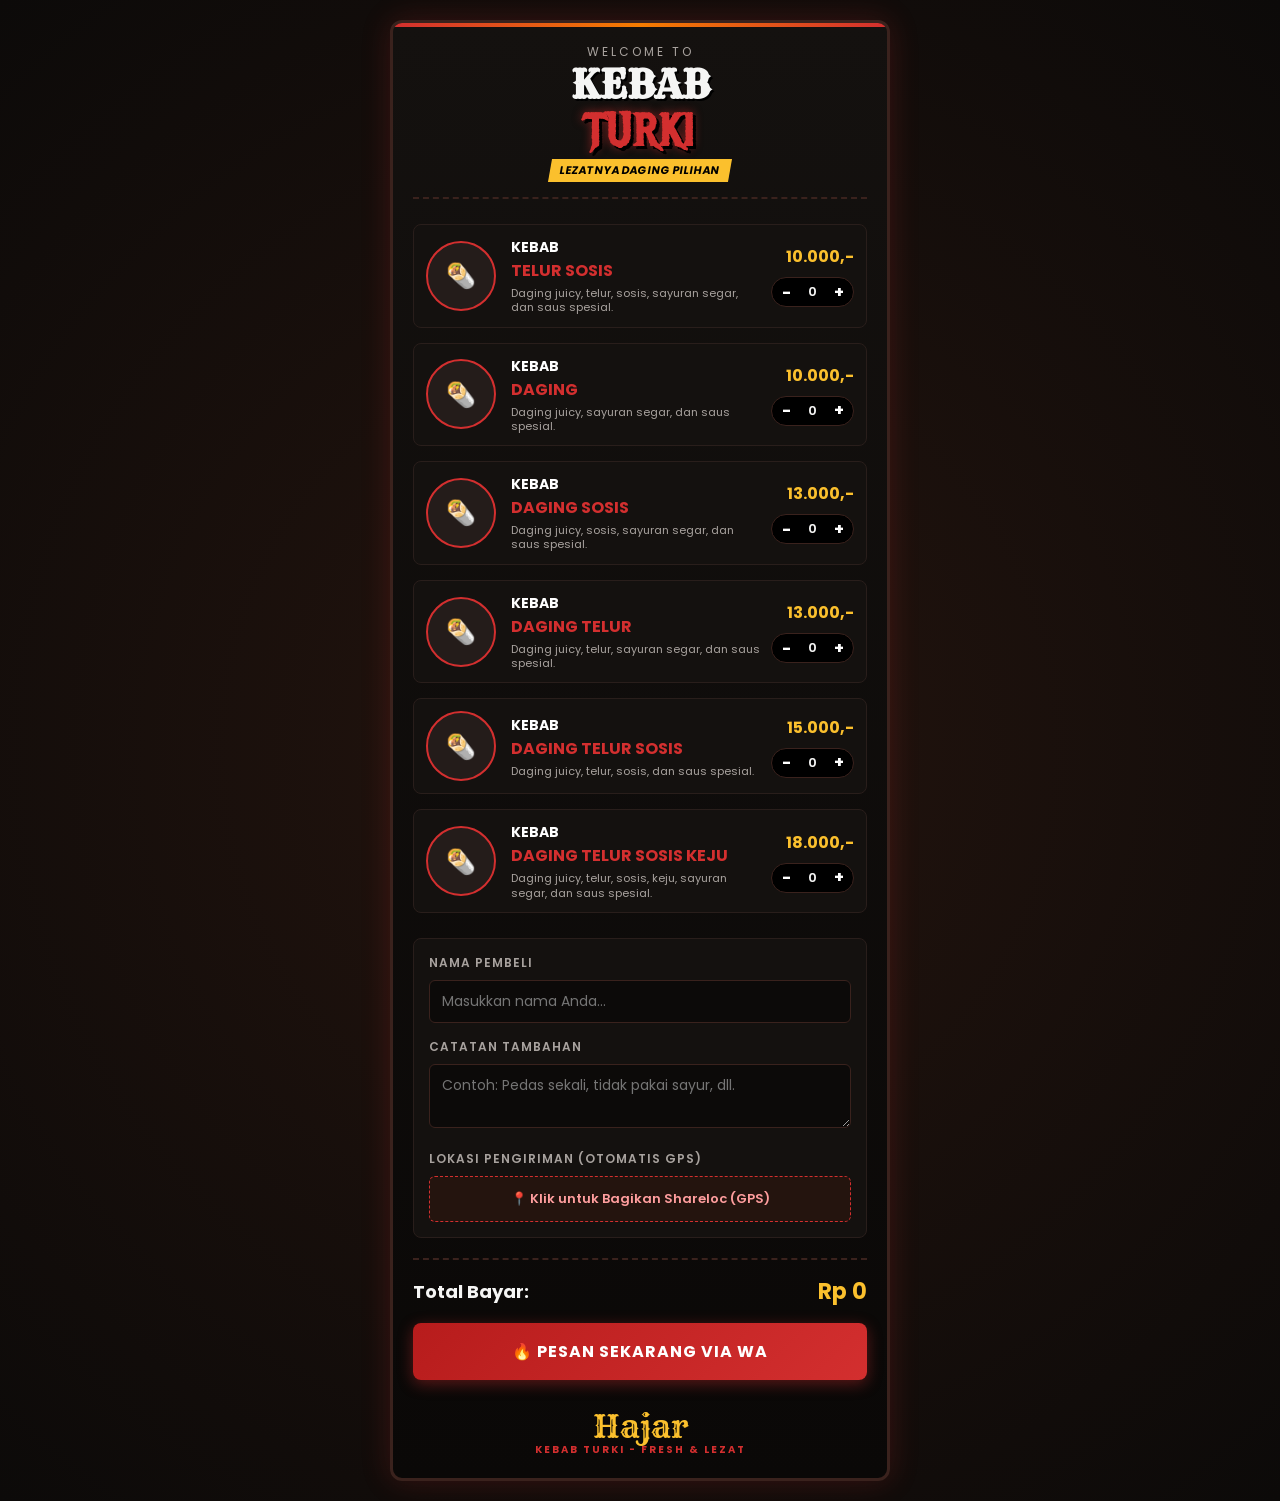
<file: Index.html>
<!DOCTYPE html>
<html lang="id">
<head>
    <meta charset="UTF-8">
    <meta name="viewport" content="width=device-width, initial-scale=1.0">
    <title>Kebab Turki Hajar</title>
    <!-- Google Fonts untuk nuansa bold & premium -->
    <link href="https://fonts.googleapis.com/css2?family=Metal+Mania&family=Poppins:wght@400;600;700&family=Rye&display=swap" rel="stylesheet">
    <style>
        :root {
            --bg-color: #0c0a09;
            --card-bg: #14110f;
            --primary-red: #d32f2f;
            --flame-orange: #f57c00;
            --gold: #fbc02d;
            --text-light: #f5f5f4;
            --text-muted: #a8a29e;
        }

        * {
            margin: 0;
            padding: 0;
            box-sizing: border-box;
            font-family: 'Poppins', sans-serif;
        }

        body {
            background-color: var(--bg-color);
            background-image: radial-gradient(circle at center, #24140e 0%, #0c0a09 100%);
            color: var(--text-light);
            padding: 20px 10px;
            display: flex;
            justify-content: center;
        }

        .container {
            max-width: 500px;
            width: 100%;
            border: 3px solid #3a221d;
            border-radius: 12px;
            padding: 20px;
            background: linear-gradient(180deg, rgba(20,17,15,1) 0%, rgba(10,8,7,1) 100%);
            position: relative;
            box-shadow: 0 0 30px rgba(211, 47, 47, 0.2);
            overflow: hidden;
        }

        /* Aksen Api di Border */
        .container::before {
            content: '';
            position: absolute;
            top: 0; left: 0; right: 0; height: 4px;
            background: linear-gradient(90deg, var(--primary-red), var(--flame-orange), var(--primary-red));
        }

        /* Header UI (Mirip Poster) */
        header {
            text-align: center;
            margin-bottom: 25px;
            border-bottom: 2px dashed #3a221d;
            padding-bottom: 15px;
        }

        header .welcome {
            font-size: 12px;
            letter-spacing: 3px;
            text-transform: uppercase;
            color: var(--text-muted);
        }

        header h1 {
            font-family: 'Rye', cursive;
            font-size: 38px;
            color: var(--text-light);
            line-height: 1;
            margin: 5px 0;
            text-shadow: 2px 2px 0px #000;
        }

        header h2 {
            font-family: 'Metal Mania', cursive;
            font-size: 45px;
            color: var(--primary-red);
            line-height: 1;
            letter-spacing: 2px;
            text-shadow: 3px 3px 0px #000, 0 0 10px rgba(211,47,47,0.6);
        }

        header .tagline {
            background: var(--gold);
            color: #000;
            font-size: 11px;
            font-weight: 700;
            padding: 3px 10px;
            display: inline-block;
            margin-top: 5px;
            transform: skewX(-10deg);
            text-transform: uppercase;
        }

        /* Menu List */
        .menu-item {
            display: flex;
            align-items: center;
            background: var(--card-bg);
            border: 1px solid #291e1b;
            border-radius: 8px;
            padding: 12px;
            margin-bottom: 15px;
            transition: all 0.3s ease;
        }

        .menu-item:hover {
            border-color: var(--primary-red);
            box-shadow: 0 0 10px rgba(211,47,47,0.1);
        }

        .menu-img {
            width: 70px;
            height: 70px;
            background: #241c1a;
            border-radius: 50%;
            border: 2px solid var(--primary-red);
            display: flex;
            align-items: center;
            justify-content: center;
            font-size: 24px;
            margin-right: 15px;
            flex-shrink: 0;
        }

        .menu-details {
            flex-grow: 1;
        }

        .menu-title {
            font-size: 14px;
            font-weight: 700;
            text-transform: uppercase;
            color: #fff;
        }

        .menu-title span {
            color: var(--primary-red);
            display: block;
            font-size: 16px;
        }

        .menu-desc {
            font-size: 11px;
            color: var(--text-muted);
            margin-top: 3px;
            line-height: 1.3;
        }

        .menu-price-action {
            text-align: right;
            margin-left: 10px;
            flex-shrink: 0;
        }

        .price {
            font-size: 16px;
            font-weight: 700;
            color: var(--gold);
            margin-bottom: 8px;
        }

        /* Counter Kuantitas */
        .counter {
            display: flex;
            align-items: center;
            background: #000;
            border-radius: 20px;
            overflow: hidden;
            border: 1px solid #3a221d;
        }

        .counter button {
            background: none;
            border: none;
            color: #fff;
            width: 28px;
            height: 28px;
            cursor: pointer;
            font-size: 16px;
            font-weight: bold;
            transition: background 0.2s;
        }

        .counter button:hover {
            background: var(--primary-red);
        }

        .counter span {
            width: 25px;
            text-align: center;
            font-size: 13px;
            font-weight: 600;
        }

        /* Form Input Data & Lokasi */
        .form-group {
            margin-top: 25px;
            background: #14110f;
            padding: 15px;
            border-radius: 8px;
            border: 1px solid #291e1b;
        }

        .input-box {
            margin-bottom: 15px;
        }

        .form-group label {
            display: block;
            font-size: 12px;
            text-transform: uppercase;
            letter-spacing: 1px;
            margin-bottom: 8px;
            color: var(--text-muted);
            font-weight: 600;
        }

        .form-group input, .form-group textarea {
            width: 100%;
            background: #0c0a09;
            border: 1px solid #3a221d;
            border-radius: 6px;
            padding: 10px 12px;
            color: #fff;
            font-size: 14px;
            outline: none;
            transition: border-color 0.3s;
        }

        .form-group input:focus, .form-group textarea:focus {
            border-color: var(--primary-red);
        }

        .location-btn {
            width: 100%;
            background: #24140e;
            border: 1px dashed var(--primary-red);
            color: #ff9e9e;
            padding: 12px;
            border-radius: 6px;
            cursor: pointer;
            font-weight: 600;
            font-size: 13px;
            display: flex;
            align-items: center;
            justify-content: center;
            gap: 8px;
            transition: all 0.3s;
        }

        .location-btn:hover {
            background: #36170d;
            color: #fff;
        }

        .location-status {
            font-size: 11px;
            color: var(--gold);
            margin-top: 6px;
            text-align: center;
            display: none;
        }

        /* Ringkasan Pembayaran & Tombol Order */
        .order-summary-box {
            margin-top: 20px;
            border-top: 2px dashed #3a221d;
            padding-top: 15px;
        }

        .total-pay {
            display: flex;
            justify-content: space-between;
            align-items: center;
            margin-bottom: 15px;
            font-size: 18px;
            font-weight: 700;
        }

        .total-pay .amount {
            color: var(--gold);
            font-size: 22px;
        }

        .btn-checkout {
            width: 100%;
            background: linear-gradient(135deg, #b71c1c 0%, #d32f2f 100%);
            color: white;
            border: none;
            padding: 16px;
            border-radius: 8px;
            font-size: 16px;
            font-weight: 700;
            text-transform: uppercase;
            letter-spacing: 1px;
            cursor: pointer;
            box-shadow: 0 4px 15px rgba(211, 47, 47, 0.4);
            transition: transform 0.2s, box-shadow 0.2s;
        }

        .btn-checkout:hover {
            box-shadow: 0 6px 20px rgba(211, 47, 47, 0.6);
        }

        .btn-checkout:active {
            transform: scale(0.98);
        }

        /* Footer Logo Brand */
        footer {
            text-align: center;
            margin-top: 30px;
        }
        .footer-brand {
            font-family: 'Rye', cursive;
            font-size: 32px;
            color: var(--gold);
            line-height: 1;
        }
        .footer-sub {
            font-size: 10px;
            letter-spacing: 2px;
            color: var(--primary-red);
            text-transform: uppercase;
            font-weight: bold;
        }
    </style>
</head>
<body>

<div class="container">
    <header>
        <div class="welcome">Welcome To</div>
        <h1>KEBAB</h1>
        <h2>TURKI</h2>
        <div class="tagline">Lezatnya Daging Pilihan</div>
    </header>

    <!-- List Menu Dinamis -->
    <div id="menu-container"></div>

    <!-- Data Pembeli & Fitur Shareloc -->
    <div class="form-group">
        <div class="input-box">
            <label for="buyer-name">Nama Pembeli</label>
            <input type="text" id="buyer-name" placeholder="Masukkan nama Anda..." required>
        </div>
        
        <div class="input-box">
            <label for="order-notes">Catatan Tambahan</label>
            <textarea id="order-notes" rows="2" placeholder="Contoh: Pedas sekali, tidak pakai sayur, dll."></textarea>
        </div>

        <div class="input-box" style="margin-bottom: 0;">
            <label>Lokasi Pengiriman (Otomatis GPS)</label>
            <button type="button" class="location-btn" onclick="getLocation()">
                📍 Klik untuk Bagikan Shareloc (GPS)
            </button>
            <div id="location-status" class="location-status">✔ Lokasi berhasil dikunci!</div>
        </div>
    </div>

    <!-- Ringkasan Pembayaran & Tombol Order -->
    <div class="order-summary-box">
        <div class="total-pay">
            <span>Total Bayar:</span>
            <span class="amount" id="total-amount">Rp 0</span>
        </div>
        <button class="btn-checkout" onclick="sendWhatsApp()">🔥 PESAN SEKARANG VIA WA</button>
    </div>

    <footer>
        <div class="footer-brand">Hajar</div>
        <div class="footer-sub">Kebab Turki - Fresh & Lezat</div>
    </footer>
</div>

<script>
    // Konfigurasi Nomor WA dan Data Menu Sesuai Poster
    const WHATSAPP_NUMBER = "6282299893251"; 
    
    const menuData = [
        { id: 1, type: "KEBAB", name: "Telur Sosis", price: 10000, desc: "Daging juicy, telur, sosis, sayuran segar, dan saus spesial.", emoji: "🌯" },
        { id: 2, type: "KEBAB", name: "Daging", price: 10000, desc: "Daging juicy, sayuran segar, dan saus spesial.", emoji: "🌯" },
        { id: 3, type: "KEBAB", name: "Daging Sosis", price: 13000, desc: "Daging juicy, sosis, sayuran segar, dan saus spesial.", emoji: "🌯" },
        { id: 4, type: "KEBAB", name: "Daging Telur", price: 13000, desc: "Daging juicy, telur, sayuran segar, dan saus spesial.", emoji: "🌯" },
        { id: 5, type: "KEBAB", name: "Daging Telur Sosis", price: 15000, desc: "Daging juicy, telur, sosis, dan saus spesial.", emoji: "🌯" },
        { id: 6, type: "KEBAB", name: "Daging Telur Sosis Keju", price: 18000, desc: "Daging juicy, telur, sosis, keju, sayuran segar, dan saus spesial.", emoji: "🌯" }
    ];

    let cart = {};
    let userLocation = "";

    // Render Menu ke UI
    function renderMenu() {
        const container = document.getElementById('menu-container');
        container.innerHTML = menuData.map(item => `
            <div class="menu-item">
                <div class="menu-img">${item.emoji}</div>
                <div class="menu-details">
                    <div class="menu-title">${item.type} <span>${item.name}</span></div>
                    <div class="menu-desc">${item.desc}</div>
                </div>
                <div class="menu-price-action">
                    <div class="price">${item.price.toLocaleString('id-ID')},-</div>
                    <div class="counter">
                        <button onclick="updateQty(${item.id}, -1)">-</button>
                        <span id="qty-${item.id}">0</span>
                        <button onclick="updateQty(${item.id}, 1)">+</button>
                    </div>
                </div>
            </div>
        `).join('');
    }

    // Update Kuantitas Item
    function updateQty(id, change) {
        if (!cart[id]) cart[id] = 0;
        cart[id] += change;
        if (cart[id] < 0) cart[id] = 0;
        
        document.getElementById(`qty-${id}`).innerText = cart[id];
        calculateTotal();
    }

    // Hitung Total Belanja
    function calculateTotal() {
        let total = 0;
        menuData.forEach(item => {
            const qty = cart[item.id] || 0;
            total += qty * item.price;
        });
        document.getElementById('total-amount').innerText = `Rp ${total.toLocaleString('id-ID')}`;
    }

    // Ambil Koordinat GPS Otomatis (Shareloc)
    function getLocation() {
        const statusText = document.getElementById('location-status');
        if (navigator.geolocation) {
            statusText.style.display = "block";
            statusText.innerText = "⏳ Sedang mengunci lokasi...";
            navigator.geolocation.getCurrentPosition(
                (position) => {
                    const lat = position.coords.latitude;
                    const lon = position.coords.longitude;
                    userLocation = `https://maps.google.com/?q=${lat},${lon}`;
                    statusText.innerText = "✔ Lokasi GPS Berhasil Terkunci!";
                    statusText.style.color = "#4caf50";
                },
                (error) => {
                    statusText.innerText = "❌ Gagal memuat lokasi. Pastikan GPS aktif.";
                    statusText.style.color = "#d32f2f";
                }
            );
        } else {
            statusText.innerText = "Browser tidak mendukung GPS.";
        }
    }

    // Kirim Format Pesanan Ke WhatsApp
    function sendWhatsApp() {
        const buyerName = document.getElementById('buyer-name').value.trim();
        const orderNotes = document.getElementById('order-notes').value.trim();

        if (!buyerName) {
            alert("Silakan masukkan Nama Anda terlebih dahulu!");
            return;
        }

        let hasItems = false;
        let orderText = `*PESANAN KEBAB TURKI HAJAR*\n`;
        orderText += `---------------------------------------\n`;
        orderText += `👤 *Nama Pembeli:* ${buyerName}\n`;
        orderText += `---------------------------------------\n`;
        
        menuData.forEach(item => {
            const qty = cart[item.id] || 0;
            if (qty > 0) {
                orderText += `▪ ${item.type} ${item.name} (${qty}x) : Rp ${(item.price * qty).toLocaleString('id-ID')}\n`;
                hasItems = true;
            }
        });

        if (!hasItems) {
            alert("Silakan pilih minimal 1 kebab terlebih dahulu!");
            return;
        }

        orderText += `---------------------------------------\n`;
        orderText += `*Total Bayar:* ${document.getElementById('total-amount').innerText}\n`;
        
        if (orderNotes) {
            orderText += `📝 *Catatan:* ${orderNotes}\n`;
        }
        
        orderText += `---------------------------------------\n`;
        if (userLocation) {
            orderText += `📍 *Link Shareloc Tujuan:* ${userLocation}\n`;
        } else {
            orderText += `📍 *Link Shareloc Tujuan:* (Pelanggan belum klik tombol shareloc)\n`;
        }

        const encodedText = encodeURIComponent(orderText);
        window.open(`https://api.whatsapp.com/send?phone=${WHATSAPP_NUMBER}&text=${encodedText}`, '_blank');
    }

    // Jalankan fungsi saat web dibuka
    renderMenu();
</script>

</body>
</html>
</file>
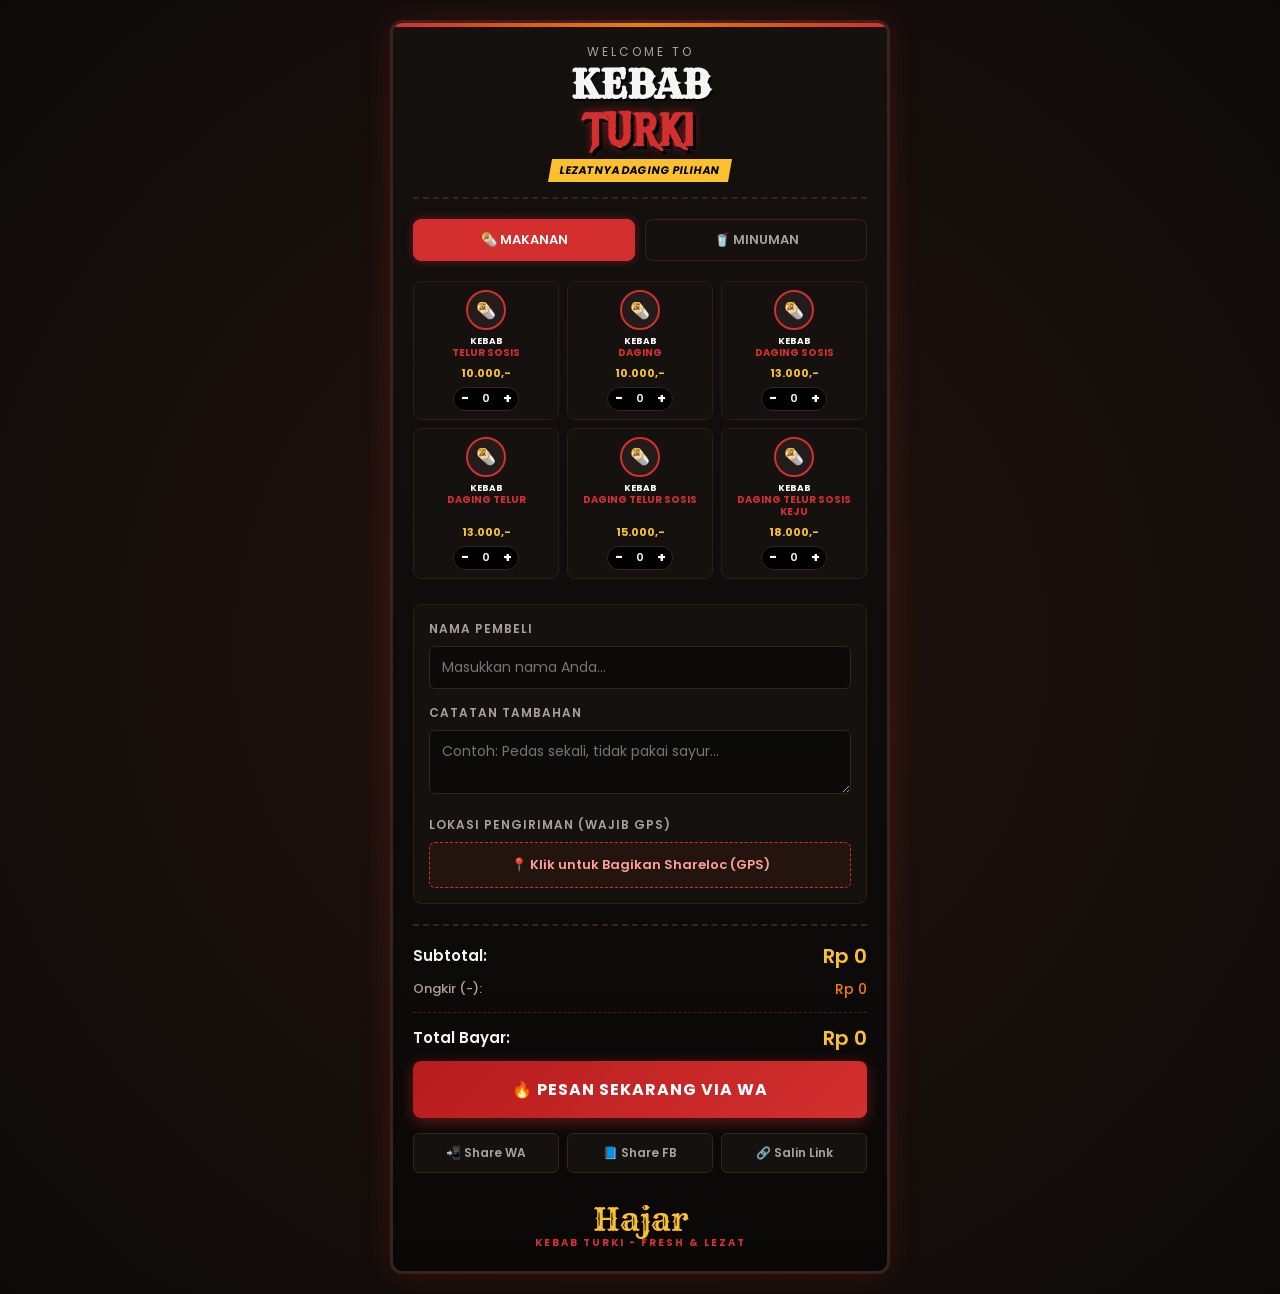
<file: Gsgaywgw.html>
<!DOCTYPE html>
<html lang="id">
<head>
    <meta charset="UTF-8">
    <meta name="viewport" content="width=device-width, initial-scale=1.0">
    <title>Kebab Turki Hajar</title>

    <!-- ===== SEO & OPEN GRAPH (untuk share WA) ===== -->
    <meta name="description" content="Kebab Turki Hajar – daging juicy, harga mulai Rp 10.000. Pesan via WhatsApp, antar ke rumah.">
    <meta property="og:title" content="Kebab Turki Hajar">
    <meta property="og:description" content="Kebab fresh & lezat, order via WA.">
    <meta property="og:type" content="website">

    <!-- ===== FAVICON (emoji SVG, no file needed) ===== -->
    <link rel="icon" href="data:image/svg+xml,<svg xmlns='http://www.w3.org/2000/svg' viewBox='0 0 100 100'><text y='.9em' font-size='90'>🌯</text></svg>">

    <!-- ===== PWA MANIFEST (inline via blob) ===== -->
    <link rel="manifest" id="manifest-link">

    <!-- Google Fonts -->
    <link rel="preconnect" href="https://fonts.googleapis.com">
    <link rel="preconnect" href="https://fonts.gstatic.com" crossorigin>
    <link href="https://fonts.googleapis.com/css2?family=Metal+Mania&family=Poppins:wght@400;600;700&family=Rye&display=swap" rel="stylesheet">

    <style>
        :root {
            --bg-color: #0c0a09;
            --card-bg: #14110f;
            --primary-red: #d32f2f;
            --flame-orange: #f57c00;
            --gold: #fbc02d;
            --text-light: #f5f5f4;
            --text-muted: #a8a29e;
        }

        * { margin: 0; padding: 0; box-sizing: border-box; font-family: 'Poppins', sans-serif; }

        body {
            background-color: var(--bg-color);
            background-image: radial-gradient(circle at center, #24140e 0%, #0c0a09 100%);
            color: var(--text-light);
            padding: 20px 10px;
            display: flex;
            justify-content: center;
        }

        .container {
            max-width: 500px;
            width: 100%;
            border: 3px solid #3a221d;
            border-radius: 12px;
            padding: 20px;
            background: linear-gradient(180deg, rgba(20,17,15,1) 0%, rgba(10,8,7,1) 100%);
            position: relative;
            box-shadow: 0 0 30px rgba(211, 47, 47, 0.2);
            overflow: hidden;
        }

        .container::before {
            content: '';
            position: absolute;
            top: 0; left: 0; right: 0; height: 4px;
            background: linear-gradient(90deg, var(--primary-red), var(--flame-orange), var(--primary-red));
        }

        header { text-align: center; margin-bottom: 20px; border-bottom: 2px dashed #3a221d; padding-bottom: 15px; }
        header .welcome { font-size: 12px; letter-spacing: 3px; text-transform: uppercase; color: var(--text-muted); }
        header h1 { font-family: 'Rye', cursive; font-size: 38px; color: var(--text-light); line-height: 1; margin: 5px 0; text-shadow: 2px 2px 0px #000; }
        header h2 { font-family: 'Metal Mania', cursive; font-size: 45px; color: var(--primary-red); line-height: 1; letter-spacing: 2px; text-shadow: 3px 3px 0px #000, 0 0 10px rgba(211,47,47,0.6); }
        header .tagline { background: var(--gold); color: #000; font-size: 11px; font-weight: 700; padding: 3px 10px; display: inline-block; margin-top: 5px; transform: skewX(-10deg); text-transform: uppercase; }

        .category-tabs { display: flex; gap: 10px; margin-bottom: 20px; }
        .tab-btn { flex: 1; background: #14110f; border: 1px solid #3a221d; color: var(--text-muted); padding: 10px; border-radius: 8px; font-size: 13px; font-weight: 600; cursor: pointer; text-transform: uppercase; transition: all 0.3s; }
        .tab-btn.active { background: var(--primary-red); border-color: var(--primary-red); color: #fff; box-shadow: 0 0 10px rgba(211,47,47,0.4); }

        /* MENU GRID 3 KOLOM */
        #menu-container { display: grid; grid-template-columns: repeat(3, 1fr); gap: 8px; }

        .menu-item { display: flex; flex-direction: column; background: var(--card-bg); border: 1px solid #291e1b; border-radius: 8px; padding: 8px 6px; transition: all 0.3s ease; min-width: 0; }
        .menu-item:hover { border-color: var(--primary-red); box-shadow: 0 0 10px rgba(211,47,47,0.1); }
        .menu-img { width: 40px; height: 40px; background: #241c1a; border-radius: 50%; border: 2px solid var(--primary-red); display: flex; align-items: center; justify-content: center; font-size: 16px; margin: 0 auto 6px auto; flex-shrink: 0; }
        .menu-details { flex-grow: 1; text-align: center; min-width: 0; }
        .menu-title { font-size: 9px; font-weight: 700; text-transform: uppercase; color: #fff; line-height: 1.2; white-space: nowrap; overflow: hidden; text-overflow: ellipsis; }
        .menu-title span { color: var(--primary-red); display: block; font-size: 10px; white-space: normal; }
        .menu-price-action { text-align: center; margin-top: 6px; flex-shrink: 0; }
        .price { font-size: 11px; font-weight: 700; color: var(--gold); margin-bottom: 5px; }

        .counter { display: flex; align-items: center; justify-content: center; background: #000; border-radius: 20px; overflow: hidden; border: 1px solid #3a221d; margin: 0 auto; width: fit-content; }
        .counter button { background: none; border: none; color: #fff; width: 22px; height: 22px; cursor: pointer; font-size: 14px; font-weight: bold; transition: background 0.2s; padding: 0; }
        .counter button:hover { background: var(--primary-red); }
        .counter span { width: 20px; text-align: center; font-size: 11px; font-weight: 600; }

        .form-group { margin-top: 25px; background: #14110f; padding: 15px; border-radius: 8px; border: 1px solid #291e1b; }
        .input-box { margin-bottom: 15px; }
        .form-group label { display: block; font-size: 12px; text-transform: uppercase; letter-spacing: 1px; margin-bottom: 8px; color: var(--text-muted); font-weight: 600; }
        .form-group input, .form-group textarea { width: 100%; background: #0c0a09; border: 1px solid #3a221d; border-radius: 6px; padding: 10px 12px; color: #fff; font-size: 14px; outline: none; transition: border-color 0.3s; }
        .form-group input:focus, .form-group textarea:focus { border-color: var(--primary-red); }

        .location-btn { width: 100%; background: #24140e; border: 1px dashed var(--primary-red); color: #ff9e9e; padding: 12px; border-radius: 6px; cursor: pointer; font-weight: 600; font-size: 13px; display: flex; align-items: center; justify-content: center; gap: 8px; transition: all 0.3s; }
        .location-btn:hover { background: #36170d; color: #fff; }
        .location-btn.locked { background: #1b3a1e; border-color: #4caf50; color: #b9f6ca; border-style: solid; }
        .location-status { font-size: 11px; color: var(--gold); margin-top: 6px; text-align: center; display: none; }

        .order-summary-box { margin-top: 20px; border-top: 2px dashed #3a221d; padding-top: 15px; }
        .total-pay { display: flex; justify-content: space-between; align-items: center; margin-bottom: 8px; font-size: 15px; font-weight: 600; }
        .total-pay .amount { color: var(--gold); font-size: 20px; }
        .total-pay.shipping { font-size: 13px; color: var(--text-muted); font-weight: 500; margin-bottom: 12px; }
        .total-pay.shipping .amount { font-size: 14px; color: var(--flame-orange); }

        .btn-checkout { width: 100%; background: linear-gradient(135deg, #b71c1c 0%, #d32f2f 100%); color: white; border: none; padding: 16px; border-radius: 8px; font-size: 16px; font-weight: 700; text-transform: uppercase; letter-spacing: 1px; cursor: pointer; box-shadow: 0 4px 15px rgba(211, 47, 47, 0.4); transition: transform 0.2s, box-shadow 0.2s; }
        .btn-checkout:hover { box-shadow: 0 6px 20px rgba(211, 47, 47, 0.6); }
        .btn-checkout:active { transform: scale(0.98); }

        footer { text-align: center; margin-top: 30px; }
        .footer-brand { font-family: 'Rye', cursive; font-size: 32px; color: var(--gold); line-height: 1; }
        .footer-sub { font-size: 10px; letter-spacing: 2px; color: var(--primary-red); text-transform: uppercase; font-weight: bold; }

        /* ===== TOMBOL SHARE (fitur 19) ===== */
        .share-row { display: flex; gap: 8px; margin-top: 15px; }
        .share-btn { flex: 1; background: #14110f; border: 1px solid #3a221d; color: var(--text-muted); padding: 10px; border-radius: 6px; font-size: 12px; font-weight: 600; cursor: pointer; display: flex; align-items: center; justify-content: center; gap: 6px; transition: all 0.3s; }
        .share-btn:hover { border-color: var(--gold); color: var(--gold); }

        /* ===== MODAL KONFIRMASI (fitur 4) ===== */
        .modal-overlay { position: fixed; inset: 0; background: rgba(0,0,0,0.85); backdrop-filter: blur(4px); display: none; align-items: center; justify-content: center; z-index: 999; padding: 20px; }
        .modal-overlay.show { display: flex; }
        .modal-box { background: linear-gradient(180deg, #1a1512 0%, #0c0a09 100%); border: 2px solid var(--primary-red); border-radius: 12px; max-width: 420px; width: 100%; max-height: 90vh; overflow-y: auto; padding: 20px; box-shadow: 0 0 40px rgba(211,47,47,0.5); animation: popIn 0.25s ease; }
        @keyframes popIn { from { transform: scale(0.9); opacity: 0; } to { transform: scale(1); opacity: 1; } }
        .modal-box h3 { font-family: 'Rye', cursive; color: var(--gold); text-align: center; margin-bottom: 15px; font-size: 20px; }
        .modal-summary { background: #0c0a09; border: 1px solid #291e1b; border-radius: 8px; padding: 12px; margin-bottom: 15px; font-size: 13px; line-height: 1.6; }
        .modal-summary .row { display: flex; justify-content: space-between; gap: 10px; padding: 3px 0; }
        .modal-summary .row span:first-child { color: var(--text-muted); }
        .modal-summary .row.total { border-top: 1px dashed #3a221d; margin-top: 6px; padding-top: 8px; font-weight: 700; color: var(--gold); font-size: 15px; }
        .modal-actions { display: flex; gap: 10px; }
        .modal-actions button { flex: 1; padding: 12px; border-radius: 6px; font-weight: 700; cursor: pointer; font-size: 13px; text-transform: uppercase; border: none; transition: all 0.2s; }
        .btn-cancel { background: #291e1b; color: var(--text-muted); }
        .btn-cancel:hover { background: #3a221d; color: #fff; }
        .btn-confirm { background: linear-gradient(135deg, #1b5e20 0%, #4caf50 100%); color: #fff; box-shadow: 0 4px 15px rgba(76,175,80,0.4); }
        .btn-confirm:hover { box-shadow: 0 6px 20px rgba(76,175,80,0.6); }

        /* ===== LAYAR PESANAN TERKIRIM (fitur 20) ===== */
        .success-overlay { position: fixed; inset: 0; background: rgba(0,0,0,0.9); backdrop-filter: blur(6px); display: none; align-items: center; justify-content: center; z-index: 1000; padding: 20px; }
        .success-overlay.show { display: flex; }
        .success-box { background: linear-gradient(180deg, #1a1512 0%, #0c0a09 100%); border: 2px solid #4caf50; border-radius: 16px; max-width: 380px; width: 100%; padding: 30px 20px; text-align: center; box-shadow: 0 0 50px rgba(76,175,80,0.4); animation: popIn 0.3s ease; }
        .success-icon { font-size: 60px; margin-bottom: 10px; animation: bounce 1s ease infinite; }
        @keyframes bounce { 0%,100% { transform: translateY(0); } 50% { transform: translateY(-10px); } }
        .success-box h3 { font-family: 'Rye', cursive; color: #4caf50; font-size: 24px; margin-bottom: 10px; }
        .success-box p { color: var(--text-light); font-size: 14px; line-height: 1.6; margin-bottom: 8px; }
        .success-box .estimate { background: #24140e; border: 1px dashed var(--gold); color: var(--gold); padding: 12px; border-radius: 8px; margin: 15px 0; font-weight: 700; font-size: 14px; }
        .success-box button { background: linear-gradient(135deg, #b71c1c 0%, #d32f2f 100%); color: #fff; border: none; padding: 12px 24px; border-radius: 8px; font-weight: 700; cursor: pointer; margin-top: 10px; font-size: 14px; text-transform: uppercase; }
    </style>
</head>
<body>

<div class="container">
    <header>
        <div class="welcome">Welcome To</div>
        <h1>KEBAB</h1>
        <h2>TURKI</h2>
        <div class="tagline">Lezatnya Daging Pilihan</div>
    </header>

    <div class="category-tabs">
        <button class="tab-btn active" id="tab-makanan" onclick="switchCategory('makanan')">🌯 Makanan</button>
        <button class="tab-btn" id="tab-minuman" onclick="switchCategory('minuman')">🥤 Minuman</button>
    </div>

    <div id="menu-container"></div>

    <div class="form-group">
        <div class="input-box">
            <label for="buyer-name">Nama Pembeli</label>
            <input type="text" id="buyer-name" placeholder="Masukkan nama Anda..." required>
        </div>
        
        <div class="input-box">
            <label for="order-notes">Catatan Tambahan</label>
            <textarea id="order-notes" rows="2" placeholder="Contoh: Pedas sekali, tidak pakai sayur..."></textarea>
        </div>

        <div class="input-box" style="margin-bottom: 0;">
            <label>Lokasi Pengiriman (Wajib GPS)</label>
            <button type="button" class="location-btn" id="location-btn" onclick="getLocation()">
                📍 Klik untuk Bagikan Shareloc (GPS)
            </button>
            <div id="location-status" class="location-status">✔ Lokasi berhasil dikunci!</div>
        </div>
    </div>

    <div class="order-summary-box">
        <div class="total-pay">
            <span>Subtotal:</span>
            <span class="amount" id="subtotal-amount">Rp 0</span>
        </div>
        <div class="total-pay shipping">
            <span>Ongkir (<span id="distance-label">-</span>):</span>
            <span class="amount" id="shipping-amount">Rp 0</span>
        </div>
        <div class="total-pay" style="border-top: 1px dashed #3a221d; padding-top: 10px;">
            <span>Total Bayar:</span>
            <span class="amount" id="total-amount">Rp 0</span>
        </div>
        <button class="btn-checkout" onclick="openConfirmModal()">🔥 PESAN SEKARANG VIA WA</button>

        <!-- SHARE ROW (fitur 19) -->
        <div class="share-row">
            <button class="share-btn" onclick="shareWeb('wa')">📲 Share WA</button>
            <button class="share-btn" onclick="shareWeb('fb')">📘 Share FB</button>
            <button class="share-btn" onclick="shareWeb('copy')">🔗 Salin Link</button>
        </div>
    </div>

    <footer>
        <div class="footer-brand">Hajar</div>
        <div class="footer-sub">Kebab Turki - Fresh & Lezat</div>
    </footer>
</div>

<!-- MODAL KONFIRMASI -->
<div class="modal-overlay" id="confirm-modal">
    <div class="modal-box">
        <h3>Konfirmasi Pesanan</h3>
        <div class="modal-summary" id="confirm-summary"></div>
        <div class="modal-actions">
            <button class="btn-cancel" onclick="closeConfirmModal()">Batal</button>
            <button class="btn-confirm" onclick="confirmAndSend()">✔ Kirim ke WA</button>
        </div>
    </div>
</div>

<!-- LAYAR PESANAN TERKIRIM -->
<div class="success-overlay" id="success-overlay">
    <div class="success-box">
        <div class="success-icon">✅</div>
        <h3>Pesanan Terkirim!</h3>
        <p>Pesanan Anda sudah dikirim ke WhatsApp Kebab Turki Hajar.</p>
        <div class="estimate">⏱ Estimasi: 20–30 menit</div>
        <p style="font-size: 12px; color: var(--text-muted);">Jika WhatsApp belum terbuka, cek popup blocker browser Anda.</p>
        <button onclick="closeSuccess()">Selesai</button>
    </div>
</div>

<script>
    /* ==========================================
       KONFIGURASI
       ========================================== */
    const WHATSAPP_NUMBER = "6287881318261";
    const STORE_LAT = 4.9509491;
    const STORE_LON = 97.7697946;
    const MAX_DELIVERY_KM = 10;
    const SHIPPING_RATES = [
    { maxKm: 2,  fee: 2000 },   // dalam kota Idi Rayeuk
    { maxKm: 5,  fee: 5000 },   // pinggiran
    { maxKm: 10, fee: 10000 }    // luar kota (Peudawa, Idi Tunong, dll)
    ];
  

    /* ==========================================
       DATA MENU
       ========================================== */
    const menuData = [
        { id: 1, category: "makanan", type: "KEBAB", name: "Telur Sosis", price: 10000, emoji: "🌯" },
        { id: 2, category: "makanan", type: "KEBAB", name: "Daging", price: 10000, emoji: "🌯" },
        { id: 3, category: "makanan", type: "KEBAB", name: "Daging Sosis", price: 13000, emoji: "🌯" },
        { id: 4, category: "makanan", type: "KEBAB", name: "Daging Telur", price: 13000, emoji: "🌯" },
        { id: 5, category: "makanan", type: "KEBAB", name: "Daging Telur Sosis", price: 15000, emoji: "🌯" },
        { id: 6, category: "makanan", type: "KEBAB", name: "Daging Telur Sosis Keju", price: 18000, emoji: "🌯" },
        { id: 7, category: "minuman", type: "MINUMAN", name: "Sanger Dingin/Panas", price: 10000, emoji: "☕" },
        { id: 8, category: "minuman", type: "MINUMAN", name: "Americano Dingin/Panas", price: 10000, emoji: "☕" },
        { id: 9, category: "minuman", type: "MINUMAN", name: "Americano Gula Aren", price: 12000, emoji: "🧋" },
        { id: 10, category: "minuman", type: "MINUMAN", name: "Teh Hijau Dingin", price: 8000, emoji: "🍵" },
        { id: 11, category: "minuman", type: "MINUMAN", name: "Teh Hijau Panas", price: 5000, emoji: "🍵" },
        { id: 12, category: "minuman", type: "MINUMAN", name: "Kopi Caramel", price: 15000, emoji: "🥤" },
        { id: 13, category: "minuman", type: "MINUMAN", name: "Kopi Latte", price: 15000, emoji: "☕" },
        { id: 14, category: "minuman", type: "MINUMAN", name: "Sirup Kurnia Dingin", price: 8000, emoji: "🍧" },
        { id: 15, category: "minuman", type: "MINUMAN", name: "Capucino", price: 15000, emoji: "☕" },
        { id: 16, category: "minuman", type: "MINUMAN", name: "Long Black Dingin/Panas", price: 10000, emoji: "☕" },
        { id: 17, category: "minuman", type: "MINUMAN", name: "Sanger Double Shoot", price: 18000, emoji: "☕" },
        { id: 18, category: "minuman", type: "MINUMAN", name: "Kopi Milo Dingin", price: 15000, emoji: "🧋" }
    ];

    /* ==========================================
       STATE (dengan localStorage - fitur 1)
       ========================================== */
    let cart = JSON.parse(localStorage.getItem('kebabCart') || '{}');
    let buyerNameSaved = localStorage.getItem('kebabName') || '';
    let currentCategory = 'makanan';
    let userLocation = "";
    let userCoords = null; // { lat, lon }
    let shippingFee = 0;
    let distanceKm = 0;

    /* ==========================================
       RENDER MENU
       ========================================== */
    function switchCategory(category) {
        currentCategory = category;
        document.getElementById('tab-makanan').classList.remove('active');
        document.getElementById('tab-minuman').classList.remove('active');
        document.getElementById(`tab-${category}`).classList.add('active');
        renderMenu();
    }

    function renderMenu() {
        const container = document.getElementById('menu-container');
        const filteredMenu = menuData.filter(item => item.category === currentCategory);

        container.innerHTML = filteredMenu.map(item => {
            const qty = cart[item.id] || 0;
            return `
                <div class="menu-item">
                    <div class="menu-img">${item.emoji}</div>
                    <div class="menu-details">
                        <div class="menu-title">${item.type} <span>${item.name}</span></div>
                    </div>
                    <div class="menu-price-action">
                        <div class="price">${item.price.toLocaleString('id-ID')},-</div>
                        <div class="counter">
                            <button onclick="updateQty(${item.id}, -1)">-</button>
                            <span id="qty-${item.id}">${qty}</span>
                            <button onclick="updateQty(${item.id}, 1)">+</button>
                        </div>
                    </div>
                </div>
            `;
        }).join('');
    }

    function updateQty(id, change) {
        if (!cart[id]) cart[id] = 0;
        cart[id] += change;
        if (cart[id] < 0) cart[id] = 0;

        const qtyElement = document.getElementById(`qty-${id}`);
        if (qtyElement) qtyElement.innerText = cart[id];

        saveCart();
        calculateTotal();
    }

    /* ==========================================
       SIMPAN CART KE LOCALSTORAGE (fitur 1)
       ========================================== */
    function saveCart() {
        localStorage.setItem('kebabCart', JSON.stringify(cart));
    }

    /* ==========================================
       HITUNG JARAK & ONGKIR (fitur 8)
       ========================================== */
    function haversine(lat1, lon1, lat2, lon2) {
        const R = 6371; // km
        const dLat = (lat2 - lat1) * Math.PI / 180;
        const dLon = (lon2 - lon1) * Math.PI / 180;
        const a = Math.sin(dLat/2)**2 + Math.cos(lat1*Math.PI/180) * Math.cos(lat2*Math.PI/180) * Math.sin(dLon/2)**2;
        return R * 2 * Math.atan2(Math.sqrt(a), Math.sqrt(1-a));
    }

    function calculateShipping() {
        if (!userCoords) {
            shippingFee = 0;
            distanceKm = 0;
            return false;
        }
        distanceKm = haversine(STORE_LAT, STORE_LON, userCoords.lat, userCoords.lon);

        if (distanceKm > MAX_DELIVERY_KM) {
            shippingFee = -1; // terlalu jauh
            return false;
        }

        for (const rate of SHIPPING_RATES) {
            if (distanceKm <= rate.maxKm) {
                shippingFee = rate.fee;
                return true;
            }
        }
        shippingFee = 8000;
        return true;
    }

    function calculateTotal() {
        let subtotal = 0;
        menuData.forEach(item => {
            const qty = cart[item.id] || 0;
            subtotal += qty * item.price;
        });

        calculateShipping();

        const shippingLabel = document.getElementById('shipping-amount');
        const distanceLabel = document.getElementById('distance-label');

        if (userCoords && shippingFee === -1) {
            distanceLabel.innerText = `${distanceKm.toFixed(1)} km (terlalu jauh)`;
            shippingLabel.innerText = "❌";
            shippingLabel.style.color = "#d32f2f";
        } else if (userCoords) {
            distanceLabel.innerText = `${distanceKm.toFixed(1)} km`;
            shippingLabel.innerText = `Rp ${shippingFee.toLocaleString('id-ID')}`;
            shippingLabel.style.color = "";
        } else {
            distanceLabel.innerText = "-";
            shippingLabel.innerText = "Rp 0";
        }

        const total = subtotal + (shippingFee > 0 ? shippingFee : 0);
        document.getElementById('subtotal-amount').innerText = `Rp ${subtotal.toLocaleString('id-ID')}`;
        document.getElementById('total-amount').innerText = `Rp ${total.toLocaleString('id-ID')}`;

        return { subtotal, shipping: shippingFee > 0 ? shippingFee : 0, total };
    }

    /* ==========================================
       AMBIL LOKASI GPS (fitur 3 - wajib)
       ========================================== */
    function getLocation() {
        const statusText = document.getElementById('location-status');
        const btn = document.getElementById('location-btn');

        if (!navigator.geolocation) {
            statusText.style.display = "block";
            statusText.innerText = "❌ Browser tidak mendukung GPS.";
            statusText.style.color = "#d32f2f";
            return;
        }

        statusText.style.display = "block";
        statusText.style.color = "var(--gold)";
        statusText.innerText = "⏳ Sedang mengunci lokasi...";

        navigator.geolocation.getCurrentPosition(
            (position) => {
                userCoords = {
                    lat: position.coords.latitude,
                    lon: position.coords.longitude
                };
                userLocation = `https://maps.google.com/?q=${userCoords.lat},${userCoords.lon}`;
                statusText.innerText = "✔ Lokasi GPS Berhasil Terkunci!";
                statusText.style.color = "#4caf50";
                btn.classList.add('locked');
                btn.innerHTML = "✔ Lokasi Terkunci (Klik untuk perbarui)";
                calculateTotal();
            },
            (error) => {
                let msg = "❌ Gagal memuat lokasi.";
                if (error.code === 1) msg = "❌ Izin lokasi ditolak. Aktifkan di pengaturan browser.";
                else if (error.code === 2) msg = "❌ Lokasi tidak tersedia.";
                else if (error.code === 3) msg = "❌ Timeout. Coba lagi.";
                statusText.innerText = msg;
                statusText.style.color = "#d32f2f";
            },
            { enableHighAccuracy: true, timeout: 15000, maximumAge: 0 }
        );
    }

    /* ==========================================
       MODAL KONFIRMASI (fitur 4)
       ========================================== */
    function openConfirmModal() {
        const buyerName = document.getElementById('buyer-name').value.trim();
        if (!buyerName) {
            alert("Silakan masukkan Nama Anda terlebih dahulu!");
            document.getElementById('buyer-name').focus();
            return;
        }

        localStorage.setItem('kebabName', buyerName);

        const hasItems = Object.values(cart).some(v => v > 0);
        if (!hasItems) {
            alert("Silakan pilih minimal 1 menu terlebih dahulu!");
            return;
        }

        // Cek GPS wajib (fitur 3)
        if (!userLocation) {
            alert("📍 Mohon klik tombol Shareloc (GPS) terlebih dahulu sebelum memesan.");
            document.getElementById('location-btn').scrollIntoView({ behavior: 'smooth', block: 'center' });
            return;
        }

        if (shippingFee === -1) {
            alert(`❌ Maaf, lokasi Anda ${distanceKm.toFixed(1)} km dari toko. Maksimal antar ${MAX_DELIVERY_KM} km.`);
            return;
        }

        // Bangun ringkasan modal
        const totals = calculateTotal();
        let summaryHTML = `<div class="row"><span>Nama</span><span><b>${escapeHtml(buyerName)}</b></span></div>`;

        menuData.forEach(item => {
            const qty = cart[item.id] || 0;
            if (qty > 0) {
                summaryHTML += `<div class="row"><span>${item.type} ${escapeHtml(item.name)} ×${qty}</span><span>Rp ${(item.price * qty).toLocaleString('id-ID')}</span></div>`;
            }
        });

        summaryHTML += `<div class="row"><span>Subtotal</span><span>Rp ${totals.subtotal.toLocaleString('id-ID')}</span></div>`;
        summaryHTML += `<div class="row"><span>Ongkir (${distanceKm.toFixed(1)} km)</span><span>Rp ${totals.shipping.toLocaleString('id-ID')}</span></div>`;
        summaryHTML += `<div class="row total"><span>TOTAL</span><span>Rp ${totals.total.toLocaleString('id-ID')}</span></div>`;

        document.getElementById('confirm-summary').innerHTML = summaryHTML;
        document.getElementById('confirm-modal').classList.add('show');
    }

    function closeConfirmModal() {
        document.getElementById('confirm-modal').classList.remove('show');
    }

    function escapeHtml(str) {
        const div = document.createElement('div');
        div.textContent = str;
        return div.innerHTML;
    }

    /* ==========================================
       KIRIM WA + LAYAR SUKSES (fitur 20)
       ========================================== */
    function confirmAndSend() {
        closeConfirmModal();

        const buyerName = document.getElementById('buyer-name').value.trim();
        const orderNotes = document.getElementById('order-notes').value.trim();
        const totals = calculateTotal();

        let orderText = `*PESANAN KEBAB TURKI HAJAR*\n`;
        orderText += `---------------------------------------\n`;
        orderText += `👤 *Nama Pembeli:* ${buyerName}\n`;
        orderText += `---------------------------------------\n`;

        menuData.forEach(item => {
            const qty = cart[item.id] || 0;
            if (qty > 0) {
                orderText += `▪ ${item.type} ${item.name} (${qty}x) : Rp ${(item.price * qty).toLocaleString('id-ID')}\n`;
            }
        });

        orderText += `---------------------------------------\n`;
        orderText += `Subtotal: Rp ${totals.subtotal.toLocaleString('id-ID')}\n`;
        orderText += `Ongkir (${distanceKm.toFixed(1)} km): Rp ${totals.shipping.toLocaleString('id-ID')}\n`;
        orderText += `*Total Bayar:* Rp ${totals.total.toLocaleString('id-ID')}\n`;

        if (orderNotes) orderText += `📝 *Catatan:* ${orderNotes}\n`;

        orderText += `---------------------------------------\n`;
        orderText += `📍 *Link Shareloc Tujuan:* ${userLocation}\n`;

        const encodedText = encodeURIComponent(orderText);
        window.open(`https://api.whatsapp.com/send?phone=${WHATSAPP_NUMBER}&text=${encodedText}`, '_blank');

        // Tampilkan layar sukses
        document.getElementById('success-overlay').classList.add('show');
    }

    function closeSuccess() {
        document.getElementById('success-overlay').classList.remove('show');
    }

    /* ==========================================
       SHARE WEB (fitur 19)
       ========================================== */
    function shareWeb(platform) {
        const url = window.location.href;
        const text = "Yuk pesan Kebab Turki Hajar! Daging juicy, harga mulai Rp 10.000 🌯";

        if (platform === 'wa') {
            window.open(`https://wa.me/?text=${encodeURIComponent(text + ' ' + url)}`, '_blank');
        } else if (platform === 'fb') {
            window.open(`https://www.facebook.com/sharer/sharer.php?u=${encodeURIComponent(url)}`, '_blank');
        } else if (platform === 'copy') {
            navigator.clipboard.writeText(url).then(() => {
                alert("✅ Link berhasil disalin! Bagikan ke teman-teman.");
            }).catch(() => {
                prompt("Salin link berikut:", url);
            });
        }
    }

    /* ==========================================
       PWA MANIFEST + SERVICE WORKER (fitur 12)
       ========================================== */
    function initPWA() {
        // Buat manifest secara dinamis via Blob
        const manifest = {
            name: "Kebab Turki Hajar",
            short_name: "Kebab Hajar",
            description: "Kebab Turki fresh & lezat, order via WhatsApp",
            start_url: ".",
            display: "standalone",
            background_color: "#0c0a09",
            theme_color: "#d32f2f",
            icons: [{
                src: "data:image/svg+xml," + encodeURIComponent("<svg xmlns='http://www.w3.org/2000/svg' viewBox='0 0 100 100'><rect width='100' height='100' fill='%23d32f2f'/><text x='50' y='70' font-size='60' text-anchor='middle'>🌯</text></svg>"),
                sizes: "192x192",
                type: "image/svg+xml",
                purpose: "any maskable"
            }]
        };
        const blob = new Blob([JSON.stringify(manifest)], { type: 'application/json' });
        document.getElementById('manifest-link').href = URL.createObjectURL(blob);

        // Service worker minimal (cache offline)
        if ('serviceWorker' in navigator) {
            const swCode = `
                const CACHE = 'kebab-v1';
                self.addEventListener('install', e => {
                    self.skipWaiting();
                });
                self.addEventListener('activate', e => {
                    e.waitUntil(clients.claim());
                });
                self.addEventListener('fetch', e => {
                    e.respondWith(
                        caches.match(e.request).then(r => r || fetch(e.request).then(res => {
                            const clone = res.clone();
                            caches.open(CACHE).then(c => c.put(e.request, clone));
                            return res;
                        }).catch(() => caches.match(e.request)))
                    );
                });
            `;
            const swBlob = new Blob([swCode], { type: 'application/javascript' });
            navigator.serviceWorker.register(URL.createObjectURL(swBlob)).catch(() => {
                // silent fail — PWA tetap jalan tanpa SW
            });
        }
    }

    /* ==========================================
       RESTORE DATA SAAT LOAD (fitur 1)
       ========================================== */
    function restoreSavedData() {
        // Restore nama pembeli
        if (buyerNameSaved) {
            document.getElementById('buyer-name').value = buyerNameSaved;
        }
        // Cart sudah di-restore di deklarasi `cart` di atas
    }

    /* ==========================================
       INIT
       ========================================== */
    restoreSavedData();
    renderMenu();
    calculateTotal();
    initPWA();
</script>

</body>
</html>
</file>
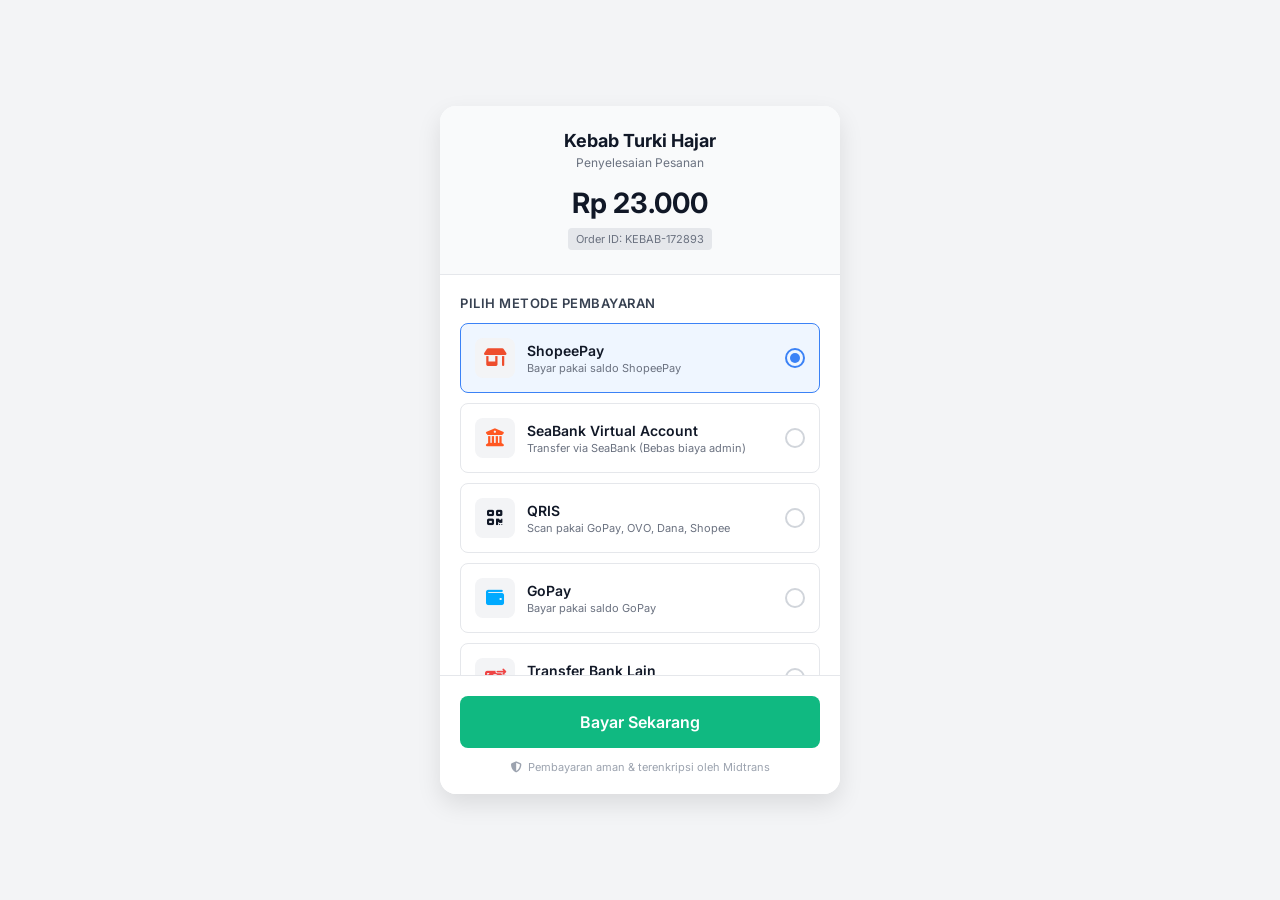
<file: mockup-pembayaran.html>
<!DOCTYPE html>
<html lang="id">
<head>
    <meta charset="UTF-8">
    <meta name="viewport" content="width=device-width, initial-scale=1.0">
    <title>Mockup Pembayaran Midtrans - Kebab IDI</title>
    <link href="https://fonts.googleapis.com/css2?family=Inter:wght@400;500;600;700&display=swap" rel="stylesheet">
    <link rel="stylesheet" href="https://cdnjs.cloudflare.com/ajax/libs/font-awesome/6.4.0/css/all.min.css">
    <style>
        * {
            margin: 0;
            padding: 0;
            box-sizing: border-box;
            font-family: 'Inter', sans-serif;
        }

        body {
            background-color: #f3f4f6;
            display: flex;
            justify-content: center;
            align-items: center;
            min-height: 100vh;
            padding: 20px;
        }

        /* Container Utama (Tampilan seperti di HP) */
        .payment-container {
            background: #ffffff;
            width: 100%;
            max-width: 400px;
            border-radius: 16px;
            box-shadow: 0 10px 25px rgba(0,0,0,0.1);
            overflow: hidden;
        }

        /* Header Toko & Total */
        .header {
            background: #f9fafb;
            padding: 24px 20px;
            text-align: center;
            border-bottom: 1px solid #e5e7eb;
        }

        .header h1 {
            font-size: 18px;
            color: #111827;
            margin-bottom: 4px;
        }

        .header p {
            font-size: 12px;
            color: #6b7280;
            margin-bottom: 16px;
        }

        .total-amount {
            font-size: 28px;
            font-weight: 700;
            color: #111827;
        }

        .order-id {
            font-size: 11px;
            color: #6b7280;
            background: #e5e7eb;
            padding: 4px 8px;
            border-radius: 4px;
            display: inline-block;
            margin-top: 8px;
        }

        /* List Metode Pembayaran */
        .payment-methods {
            padding: 20px;
            max-height: 400px;
            overflow-y: auto;
        }

        .section-title {
            font-size: 13px;
            font-weight: 600;
            color: #374151;
            margin-bottom: 12px;
            text-transform: uppercase;
            letter-spacing: 0.5px;
        }

        .method-item {
            display: flex;
            align-items: center;
            justify-content: space-between;
            padding: 14px;
            border: 1px solid #e5e7eb;
            border-radius: 8px;
            margin-bottom: 10px;
            cursor: pointer;
            transition: all 0.2s;
        }

        .method-item:hover {
            border-color: #3b82f6;
            background: #eff6ff;
        }

        .method-item.selected {
            border-color: #3b82f6;
            background: #eff6ff;
        }

        .method-info {
            display: flex;
            align-items: center;
            gap: 12px;
        }

        .method-icon {
            width: 40px;
            height: 40px;
            border-radius: 8px;
            background: #f3f4f6;
            display: flex;
            align-items: center;
            justify-content: center;
            font-size: 18px;
        }

        .method-name {
            font-size: 14px;
            font-weight: 600;
            color: #111827;
        }

        .method-desc {
            font-size: 11px;
            color: #6b7280;
            margin-top: 2px;
        }

        .radio-circle {
            width: 20px;
            height: 20px;
            border-radius: 50%;
            border: 2px solid #d1d5db;
            display: flex;
            align-items: center;
            justify-content: center;
            flex-shrink: 0;
        }

        .method-item.selected .radio-circle {
            border-color: #3b82f6;
        }

        .method-item.selected .radio-circle::after {
            content: '';
            width: 10px;
            height: 10px;
            background: #3b82f6;
            border-radius: 50%;
        }

        /* Tombol Bayar */
        .footer {
            padding: 20px;
            border-top: 1px solid #e5e7eb;
            background: #ffffff;
        }

        .btn-pay {
            width: 100%;
            background: #10b981;
            color: white;
            border: none;
            padding: 16px;
            border-radius: 8px;
            font-size: 16px;
            font-weight: 600;
            cursor: pointer;
            transition: background 0.2s;
        }

        .btn-pay:hover {
            background: #059669;
        }

        .security-badge {
            text-align: center;
            margin-top: 12px;
            font-size: 11px;
            color: #9ca3af;
            display: flex;
            justify-content: center;
            align-items: center;
            gap: 6px;
        }
    </style>
</head>
<body>

    <div class="payment-container">
        <!-- Header -->
        <div class="header">
            <h1>Kebab Turki Hajar</h1>
            <p>Penyelesaian Pesanan</p>
            <div class="total-amount">Rp 23.000</div>
            <div class="order-id">Order ID: KEBAB-172893</div>
        </div>

        <!-- Metode Pembayaran -->
        <div class="payment-methods">
            <div class="section-title">Pilih Metode Pembayaran</div>

            <!-- ShopeePay -->
            <div class="method-item selected" onclick="selectMethod(this)">
                <div class="method-info">
                    <div class="method-icon" style="color: #ee4d2d;"><i class="fa-solid fa-shop"></i></div>
                    <div>
                        <div class="method-name">ShopeePay</div>
                        <div class="method-desc">Bayar pakai saldo ShopeePay</div>
                    </div>
                </div>
                <div class="radio-circle"></div>
            </div>

            <!-- SeaBank Virtual Account -->
            <div class="method-item" onclick="selectMethod(this)">
                <div class="method-info">
                    <div class="method-icon" style="color: #ff5722;"><i class="fa-solid fa-building-columns"></i></div>
                    <div>
                        <div class="method-name">SeaBank Virtual Account</div>
                        <div class="method-desc">Transfer via SeaBank (Bebas biaya admin)</div>
                    </div>
                </div>
                <div class="radio-circle"></div>
            </div>

            <!-- QRIS -->
            <div class="method-item" onclick="selectMethod(this)">
                <div class="method-info">
                    <div class="method-icon" style="color: #111827;"><i class="fa-solid fa-qrcode"></i></div>
                    <div>
                        <div class="method-name">QRIS</div>
                        <div class="method-desc">Scan pakai GoPay, OVO, Dana, Shopee</div>
                    </div>
                </div>
                <div class="radio-circle"></div>
            </div>

            <!-- GoPay -->
            <div class="method-item" onclick="selectMethod(this)">
                <div class="method-info">
                    <div class="method-icon" style="color: #00aaff;"><i class="fa-solid fa-wallet"></i></div>
                    <div>
                        <div class="method-name">GoPay</div>
                        <div class="method-desc">Bayar pakai saldo GoPay</div>
                    </div>
                </div>
                <div class="radio-circle"></div>
            </div>

            <!-- Bank Transfer Lain -->
            <div class="method-item" onclick="selectMethod(this)">
                <div class="method-info">
                    <div class="method-icon" style="color: #ef4444;"><i class="fa-solid fa-money-bill-transfer"></i></div>
                    <div>
                        <div class="method-name">Transfer Bank Lain</div>
                        <div class="method-desc">BCA, BRI, Mandiri, BNI</div>
                    </div>
                </div>
                <div class="radio-circle"></div>
            </div>
        </div>

        <!-- Footer / Tombol Bayar -->
        <div class="footer">
            <button class="btn-pay">Bayar Sekarang</button>
            <div class="security-badge">
                <i class="fa-solid fa-shield-halved"></i> Pembayaran aman & terenkripsi oleh Midtrans
            </div>
        </div>
    </div>

    <script>
        // Script simulasi memilih metode pembayaran
        function selectMethod(element) {
            document.querySelectorAll('.method-item').forEach(item => {
                item.classList.remove('selected');
            });
            element.classList.add('selected');
        }
    </script>
</body>
</html>
</file>
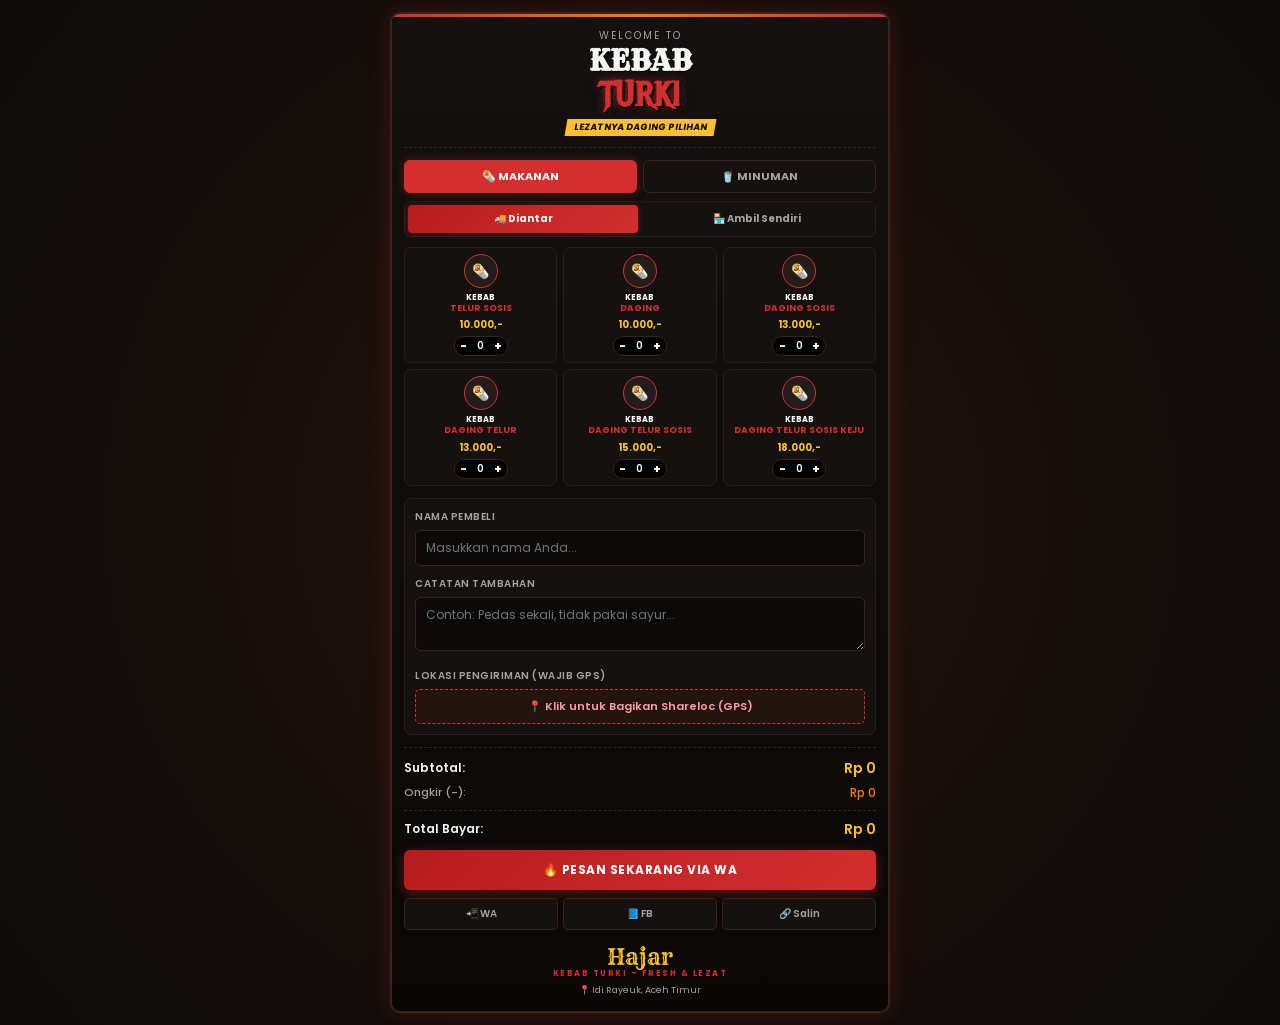
<file: Vsgagwh.html>
<!DOCTYPE html>
<html lang="id">
<head>
    <meta charset="UTF-8">
    <meta name="viewport" content="width=device-width, initial-scale=1.0">
    <title>Kebab Turki Hajar — Idi Rayeuk, Aceh Timur</title>
    <meta name="description" content="Kebab Turki Hajar — Idi Rayeuk, Aceh Timur. Bisa diantar atau ambil sendiri. Harga mulai Rp 10.000.">
    <meta property="og:title" content="Kebab Turki Hajar — Idi Rayeuk">
    <meta property="og:description" content="Kebab fresh & lezat. Antar area Idi Rayeuk atau ambil sendiri di toko.">
    <meta property="og:type" content="website">
    <link rel="icon" href="data:image/svg+xml,<svg xmlns='http://www.w3.org/2000/svg' viewBox='0 0 100 100'><text y='.9em' font-size='90'>🌯</text></svg>">
    <link rel="manifest" id="manifest-link">
    <link rel="preconnect" href="https://fonts.googleapis.com">
    <link rel="preconnect" href="https://fonts.gstatic.com" crossorigin>
    <link href="https://fonts.googleapis.com/css2?family=Metal+Mania&family=Poppins:wght@400;600;700&family=Rye&display=swap" rel="stylesheet">
    <style>
        :root {
            --bg-color: #0c0a09; --card-bg: #14110f; --primary-red: #d32f2f;
            --flame-orange: #f57c00; --gold: #fbc02d; --text-light: #f5f5f4; --text-muted: #a8a29e;
        }
        * { margin: 0; padding: 0; box-sizing: border-box; font-family: 'Poppins', sans-serif; }
        body {
            background-color: var(--bg-color);
            background-image: radial-gradient(circle at center, #24140e 0%, #0c0a09 100%);
            color: var(--text-light); padding: 12px 8px; display: flex; justify-content: center;
        }
        .container {
            max-width: 500px; width: 100%; border: 2px solid #3a221d; border-radius: 10px;
            padding: 14px 12px; background: linear-gradient(180deg, rgba(20,17,15,1) 0%, rgba(10,8,7,1) 100%);
            position: relative; box-shadow: 0 0 25px rgba(211,47,47,0.2); overflow: hidden;
        }
        .container::before {
            content: ''; position: absolute; top: 0; left: 0; right: 0; height: 3px;
            background: linear-gradient(90deg, var(--primary-red), var(--flame-orange), var(--primary-red));
        }

        /* HEADER - lebih ringkas */
        header { text-align: center; margin-bottom: 12px; border-bottom: 1px dashed #3a221d; padding-bottom: 10px; }
        header .welcome { font-size: 10px; letter-spacing: 2px; text-transform: uppercase; color: var(--text-muted); }
        header h1 { font-family: 'Rye', cursive; font-size: 28px; color: var(--text-light); line-height: 1; margin: 3px 0; text-shadow: 1px 1px 0px #000; }
        header h2 { font-family: 'Metal Mania', cursive; font-size: 34px; color: var(--primary-red); line-height: 1; letter-spacing: 1px; text-shadow: 2px 2px 0px #000, 0 0 8px rgba(211,47,47,0.6); }
        header .tagline { background: var(--gold); color: #000; font-size: 9px; font-weight: 700; padding: 2px 8px; display: inline-block; margin-top: 4px; transform: skewX(-10deg); text-transform: uppercase; }

        /* TAB KATEGORI - mini */
        .category-tabs { display: flex; gap: 6px; margin-bottom: 8px; }
        .tab-btn {
            flex: 1; background: #14110f; border: 1px solid #3a221d; color: var(--text-muted);
            padding: 7px 6px; border-radius: 6px; font-size: 11px; font-weight: 700;
            cursor: pointer; text-transform: uppercase; transition: all 0.25s;
        }
        .tab-btn.active {
            background: var(--primary-red); border-color: var(--primary-red);
            color: #fff; box-shadow: 0 0 8px rgba(211,47,47,0.4);
        }

        /* TOGGLE METODE - mini compact */
        .delivery-method {
            display: flex; gap: 4px; margin-bottom: 10px; background: #14110f;
            padding: 3px; border-radius: 6px; border: 1px solid #291e1b;
        }
        .method-btn {
            flex: 1; background: transparent; border: none; color: var(--text-muted);
            padding: 6px 4px; border-radius: 4px; font-size: 10px; font-weight: 700;
            cursor: pointer; transition: all 0.25s; white-space: nowrap;
        }
        .method-btn.active {
            background: linear-gradient(135deg, #b71c1c 0%, #d32f2f 100%);
            color: #fff; box-shadow: 0 1px 6px rgba(211,47,47,0.4);
        }

        /* MENU GRID 3 KOLOM - tetap */
        #menu-container { display: grid; grid-template-columns: repeat(3, 1fr); gap: 6px; }
        .menu-item {
            display: flex; flex-direction: column; background: var(--card-bg);
            border: 1px solid #291e1b; border-radius: 7px; padding: 6px 4px;
            transition: all 0.25s; min-width: 0;
        }
        .menu-item:hover { border-color: var(--primary-red); }
        .menu-img {
            width: 34px; height: 34px; background: #241c1a; border-radius: 50%;
            border: 1.5px solid var(--primary-red); display: flex; align-items: center;
            justify-content: center; font-size: 14px; margin: 0 auto 5px auto; flex-shrink: 0;
        }
        .menu-details { flex-grow: 1; text-align: center; min-width: 0; }
        .menu-title { font-size: 8px; font-weight: 700; text-transform: uppercase; color: #fff; line-height: 1.2; white-space: nowrap; overflow: hidden; text-overflow: ellipsis; }
        .menu-title span { color: var(--primary-red); display: block; font-size: 9px; white-space: normal; }
        .menu-price-action { text-align: center; margin-top: 4px; flex-shrink: 0; }
        .price { font-size: 10px; font-weight: 700; color: var(--gold); margin-bottom: 3px; }

        .counter {
            display: flex; align-items: center; justify-content: center; background: #000;
            border-radius: 12px; overflow: hidden; border: 1px solid #3a221d;
            margin: 0 auto; width: fit-content;
        }
        .counter button {
            background: none; border: none; color: #fff; width: 18px; height: 18px;
            cursor: pointer; font-size: 12px; font-weight: bold; padding: 0;
            transition: background 0.2s;
        }
        .counter button:hover, .counter button:active { background: var(--primary-red); }
        .counter span { width: 16px; text-align: center; font-size: 10px; font-weight: 600; }

        /* FORM - lebih ringkas */
        .form-group {
            margin-top: 12px; background: #14110f; padding: 10px;
            border-radius: 7px; border: 1px solid #291e1b;
        }
        .input-box { margin-bottom: 10px; }
        .form-group label { display: block; font-size: 10px; text-transform: uppercase; letter-spacing: 0.5px; margin-bottom: 5px; color: var(--text-muted); font-weight: 600; }
        .form-group input, .form-group textarea {
            width: 100%; background: #0c0a09; border: 1px solid #3a221d;
            border-radius: 5px; padding: 8px 10px; color: #fff; font-size: 12px;
            outline: none; transition: border-color 0.3s;
        }
        .form-group input:focus, .form-group textarea:focus { border-color: var(--primary-red); }

        .location-btn {
            width: 100%; background: #24140e; border: 1px dashed var(--primary-red);
            color: #ff9e9e; padding: 8px; border-radius: 5px; cursor: pointer;
            font-weight: 600; font-size: 11px; display: flex; align-items: center;
            justify-content: center; gap: 6px; transition: all 0.3s;
        }
        .location-btn:hover { background: #36170d; color: #fff; }
        .location-btn.locked { background: #1b3a1e; border-color: #4caf50; color: #b9f6ca; border-style: solid; }
        .location-status { font-size: 10px; color: var(--gold); margin-top: 4px; text-align: center; display: none; }

        /* RINGKASAN + TOMBOL CHECKOUT - minimalis */
        .order-summary-box { margin-top: 12px; border-top: 1px dashed #3a221d; padding-top: 10px; }
        .total-pay { display: flex; justify-content: space-between; align-items: center; margin-bottom: 5px; font-size: 12px; font-weight: 600; }
        .total-pay .amount { color: var(--gold); font-size: 14px; }
        .total-pay.shipping { font-size: 11px; color: var(--text-muted); font-weight: 500; margin-bottom: 8px; }
        .total-pay.shipping .amount { font-size: 12px; color: var(--flame-orange); }

        .btn-checkout {
            width: 100%; background: linear-gradient(135deg, #b71c1c 0%, #d32f2f 100%);
            color: white; border: none; padding: 11px; border-radius: 6px;
            font-size: 12px; font-weight: 700; text-transform: uppercase; letter-spacing: 0.5px;
            cursor: pointer; box-shadow: 0 3px 12px rgba(211,47,47,0.4);
            transition: transform 0.15s, box-shadow 0.15s;
        }
        .btn-checkout:hover { box-shadow: 0 5px 16px rgba(211,47,47,0.6); }
        .btn-checkout:active { transform: scale(0.98); }

        footer { text-align: center; margin-top: 16px; }
        .footer-brand { font-family: 'Rye', cursive; font-size: 22px; color: var(--gold); line-height: 1; }
        .footer-sub { font-size: 8px; letter-spacing: 1.5px; color: var(--primary-red); text-transform: uppercase; font-weight: bold; }
        .footer-addr { font-size: 9px; color: var(--text-muted); margin-top: 4px; }

        /* SHARE - mini */
        .share-row { display: flex; gap: 5px; margin-top: 8px; }
        .share-btn {
            flex: 1; background: #14110f; border: 1px solid #3a221d; color: var(--text-muted);
            padding: 7px; border-radius: 5px; font-size: 10px; font-weight: 600;
            cursor: pointer; display: flex; align-items: center; justify-content: center;
            gap: 4px; transition: all 0.25s;
        }
        .share-btn:hover { border-color: var(--gold); color: var(--gold); }

        /* MODAL */
        .modal-overlay { position: fixed; inset: 0; background: rgba(0,0,0,0.85); backdrop-filter: blur(4px); display: none; align-items: center; justify-content: center; z-index: 999; padding: 16px; }
        .modal-overlay.show { display: flex; }
        .modal-box {
            background: linear-gradient(180deg, #1a1512 0%, #0c0a09 100%);
            border: 2px solid var(--primary-red); border-radius: 10px; max-width: 400px;
            width: 100%; max-height: 90vh; overflow-y: auto; padding: 16px;
            box-shadow: 0 0 40px rgba(211,47,47,0.5); animation: popIn 0.2s ease;
        }
        @keyframes popIn { from { transform: scale(0.9); opacity: 0; } to { transform: scale(1); opacity: 1; } }
        .modal-box h3 { font-family: 'Rye', cursive; color: var(--gold); text-align: center; margin-bottom: 10px; font-size: 16px; }
        .modal-summary {
            background: #0c0a09; border: 1px solid #291e1b; border-radius: 6px;
            padding: 10px; margin-bottom: 10px; font-size: 11px; line-height: 1.5;
        }
        .modal-summary .row { display: flex; justify-content: space-between; gap: 8px; padding: 2px 0; }
        .modal-summary .row span:first-child { color: var(--text-muted); }
        .modal-summary .row.total { border-top: 1px dashed #3a221d; margin-top: 5px; padding-top: 6px; font-weight: 700; color: var(--gold); font-size: 13px; }
        .modal-actions { display: flex; gap: 8px; }
        .modal-actions button {
            flex: 1; padding: 9px; border-radius: 5px; font-weight: 700;
            cursor: pointer; font-size: 11px; text-transform: uppercase; border: none;
            transition: all 0.2s;
        }
        .btn-cancel { background: #291e1b; color: var(--text-muted); }
        .btn-cancel:hover { background: #3a221d; color: #fff; }
        .btn-confirm { background: linear-gradient(135deg, #1b5e20 0%, #4caf50 100%); color: #fff; box-shadow: 0 3px 12px rgba(76,175,80,0.4); }
        .btn-confirm:hover { box-shadow: 0 5px 16px rgba(76,175,80,0.6); }

        /* SUKSES */
        .success-overlay { position: fixed; inset: 0; background: rgba(0,0,0,0.9); backdrop-filter: blur(6px); display: none; align-items: center; justify-content: center; z-index: 1000; padding: 16px; }
        .success-overlay.show { display: flex; }
        .success-box {
            background: linear-gradient(180deg, #1a1512 0%, #0c0a09 100%);
            border: 2px solid #4caf50; border-radius: 12px; max-width: 360px;
            width: 100%; padding: 24px 18px; text-align: center;
            box-shadow: 0 0 50px rgba(76,175,80,0.4); animation: popIn 0.3s ease;
        }
        .success-icon { font-size: 50px; margin-bottom: 8px; animation: bounce 1s ease infinite; }
        @keyframes bounce { 0%,100% { transform: translateY(0); } 50% { transform: translateY(-8px); } }
        .success-box h3 { font-family: 'Rye', cursive; color: #4caf50; font-size: 20px; margin-bottom: 8px; }
        .success-box p { color: var(--text-light); font-size: 12px; line-height: 1.5; margin-bottom: 6px; }
        .success-box .estimate {
            background: #24140e; border: 1px dashed var(--gold); color: var(--gold);
            padding: 9px; border-radius: 6px; margin: 12px 0; font-weight: 700; font-size: 12px;
        }
        .success-box button {
            background: linear-gradient(135deg, #b71c1c 0%, #d32f2f 100%);
            color: #fff; border: none; padding: 9px 20px; border-radius: 6px;
            font-weight: 700; cursor: pointer; margin-top: 8px; font-size: 11px;
            text-transform: uppercase;
        }

        /* PICKUP INFO - mini */
        #pickup-info {
            display: none; background: #24140e; border: 1px dashed var(--gold);
            padding: 9px; border-radius: 6px; margin-top: 8px; text-align: center;
        }
        #pickup-info .title { font-size: 10px; color: var(--gold); font-weight: 700; margin-bottom: 4px; }
        #pickup-info .addr { font-size: 10px; color: var(--text-light); line-height: 1.4; }
        #pickup-info a {
            display: inline-block; margin-top: 6px; background: var(--primary-red);
            color: #fff; padding: 6px 12px; border-radius: 4px; text-decoration: none;
            font-size: 10px; font-weight: 700;
        }
    </style>
</head>
<body>

<div class="container">
    <header>
        <div class="welcome">Welcome To</div>
        <h1>KEBAB</h1>
        <h2>TURKI</h2>
        <div class="tagline">Lezatnya Daging Pilihan</div>
    </header>

    <!-- Tab Kategori - mini -->
    <div class="category-tabs">
        <button class="tab-btn active" id="tab-makanan" onclick="switchCategory('makanan')">🌯 Makanan</button>
        <button class="tab-btn" id="tab-minuman" onclick="switchCategory('minuman')">🥤 Minuman</button>
    </div>

    <!-- Toggle Metode - mini -->
    <div class="delivery-method">
        <button class="method-btn active" id="method-delivery" onclick="switchMethod('delivery')">🚚 Diantar</button>
        <button class="method-btn" id="method-pickup" onclick="switchMethod('pickup')">🏪 Ambil Sendiri</button>
    </div>

    <div id="menu-container"></div>

    <div class="form-group">
        <div class="input-box">
            <label for="buyer-name">Nama Pembeli</label>
            <input type="text" id="buyer-name" placeholder="Masukkan nama Anda..." required>
        </div>
        
        <div class="input-box">
            <label for="order-notes">Catatan Tambahan</label>
            <textarea id="order-notes" rows="2" placeholder="Contoh: Pedas sekali, tidak pakai sayur..."></textarea>
        </div>

        <div class="input-box" id="gps-box" style="margin-bottom: 0;">
            <label>Lokasi Pengiriman (Wajib GPS)</label>
            <button type="button" class="location-btn" id="location-btn" onclick="getLocation()">
                📍 Klik untuk Bagikan Shareloc (GPS)
            </button>
            <div id="location-status" class="location-status">✔ Lokasi berhasil dikunci!</div>
        </div>

        <div id="pickup-info">
            <div class="title">🏪 Ambil di Toko</div>
            <div class="addr">Kebab Turki Hajar<br>Idi Rayeuk, Aceh Timur</div>
            <a href="https://maps.google.com/?q=4.9509491,97.7697946" target="_blank">🗺️ Buka di Google Maps</a>
        </div>
    </div>

    <div class="order-summary-box">
        <div class="total-pay">
            <span>Subtotal:</span>
            <span class="amount" id="subtotal-amount">Rp 0</span>
        </div>
        <div class="total-pay shipping">
            <span>Ongkir (<span id="distance-label">-</span>):</span>
            <span class="amount" id="shipping-amount">Rp 0</span>
        </div>
        <div class="total-pay" style="border-top: 1px dashed #3a221d; padding-top: 8px; margin-bottom: 10px;">
            <span>Total Bayar:</span>
            <span class="amount" id="total-amount">Rp 0</span>
        </div>
        <button class="btn-checkout" onclick="openConfirmModal()">🔥 PESAN SEKARANG VIA WA</button>

        <div class="share-row">
            <button class="share-btn" onclick="shareWeb('wa')">📲 WA</button>
            <button class="share-btn" onclick="shareWeb('fb')">📘 FB</button>
            <button class="share-btn" onclick="shareWeb('copy')">🔗 Salin</button>
        </div>
    </div>

    <footer>
        <div class="footer-brand">Hajar</div>
        <div class="footer-sub">Kebab Turki - Fresh & Lezat</div>
        <div class="footer-addr">📍 Idi Rayeuk, Aceh Timur</div>
    </footer>
</div>

<!-- MODAL KONFIRMASI -->
<div class="modal-overlay" id="confirm-modal">
    <div class="modal-box">
        <h3>Konfirmasi Pesanan</h3>
        <div class="modal-summary" id="confirm-summary"></div>
        <div class="modal-actions">
            <button class="btn-cancel" onclick="closeConfirmModal()">Batal</button>
            <button class="btn-confirm" onclick="confirmAndSend()">✔ Kirim ke WA</button>
        </div>
    </div>
</div>

<!-- LAYAR PESANAN TERKIRIM -->
<div class="success-overlay" id="success-overlay">
    <div class="success-box">
        <div class="success-icon">✅</div>
        <h3>Pesanan Terkirim!</h3>
        <p id="success-msg">Pesanan Anda sudah dikirim ke WhatsApp Kebab Turki Hajar.</p>
        <div class="estimate" id="success-estimate">⏱ Estimasi: 20–30 menit</div>
        <p style="font-size: 10px; color: var(--text-muted);">Jika WhatsApp belum terbuka, cek popup blocker browser Anda.</p>
        <button onclick="closeSuccess()">Selesai</button>
    </div>
</div>

<script>
    /* ========== KONFIGURASI TOKO — IDI RAYEUK ========== */
    const WHATSAPP_NUMBER = "6287881318261";
    const STORE_LAT = 4.9509491;
    const STORE_LON = 97.7697946;
    const STORE_NAME = "Kebab Turki Hajar";
    const STORE_ADDRESS = "Idi Rayeuk, Aceh Timur";
    const MAX_DELIVERY_KM = 10;
    const SHIPPING_RATES = [
        { maxKm: 2,  fee: 2000 },
        { maxKm: 5,  fee: 4000 },
        { maxKm: 10, fee: 7000 }
    ];
    const ESTIMATE_MIN = 20;
    const ESTIMATE_MAX = 30;
    const PICKUP_ESTIMATE = 15;

    /* ========== DATA MENU ========== */
    const menuData = [
        { id: 1, category: "makanan", type: "KEBAB", name: "Telur Sosis", price: 10000, emoji: "🌯" },
        { id: 2, category: "makanan", type: "KEBAB", name: "Daging", price: 10000, emoji: "🌯" },
        { id: 3, category: "makanan", type: "KEBAB", name: "Daging Sosis", price: 13000, emoji: "🌯" },
        { id: 4, category: "makanan", type: "KEBAB", name: "Daging Telur", price: 13000, emoji: "🌯" },
        { id: 5, category: "makanan", type: "KEBAB", name: "Daging Telur Sosis", price: 15000, emoji: "🌯" },
        { id: 6, category: "makanan", type: "KEBAB", name: "Daging Telur Sosis Keju", price: 18000, emoji: "🌯" },
        { id: 7, category: "minuman", type: "MINUMAN", name: "Sanger Dingin/Panas", price: 10000, emoji: "☕" },
        { id: 8, category: "minuman", type: "MINUMAN", name: "Americano Dingin/Panas", price: 10000, emoji: "☕" },
        { id: 9, category: "minuman", type: "MINUMAN", name: "Americano Gula Aren", price: 12000, emoji: "🧋" },
        { id: 10, category: "minuman", type: "MINUMAN", name: "Teh Hijau Dingin", price: 8000, emoji: "🍵" },
        { id: 11, category: "minuman", type: "MINUMAN", name: "Teh Hijau Panas", price: 5000, emoji: "🍵" },
        { id: 12, category: "minuman", type: "MINUMAN", name: "Kopi Caramel", price: 15000, emoji: "🥤" },
        { id: 13, category: "minuman", type: "MINUMAN", name: "Kopi Latte", price: 15000, emoji: "☕" },
        { id: 14, category: "minuman", type: "MINUMAN", name: "Sirup Kurnia Dingin", price: 8000, emoji: "🍧" },
        { id: 15, category: "minuman", type: "MINUMAN", name: "Capucino", price: 15000, emoji: "☕" },
        { id: 16, category: "minuman", type: "MINUMAN", name: "Long Black Dingin/Panas", price: 10000, emoji: "☕" },
        { id: 17, category: "minuman", type: "MINUMAN", name: "Sanger Double Shoot", price: 18000, emoji: "☕" },
        { id: 18, category: "minuman", type: "MINUMAN", name: "Kopi Milo Dingin", price: 15000, emoji: "🧋" }
    ];

    /* ========== STATE ========== */
    let cart = JSON.parse(localStorage.getItem('kebabCart') || '{}');
    let buyerNameSaved = localStorage.getItem('kebabName') || '';
    let deliveryMethod = localStorage.getItem('kebabMethod') || 'delivery';
    let currentCategory = 'makanan';
    let userLocation = "";
    let userCoords = null;
    let shippingFee = 0;
    let distanceKm = 0;

    /* ========== METODE PENGIRIMAN ========== */
    function switchMethod(method) {
        deliveryMethod = method;
        localStorage.setItem('kebabMethod', method);

        document.getElementById('method-delivery').classList.toggle('active', method === 'delivery');
        document.getElementById('method-pickup').classList.toggle('active', method === 'pickup');

        const gpsBox = document.getElementById('gps-box');
        const pickupInfo = document.getElementById('pickup-info');

        if (method === 'pickup') {
            gpsBox.style.display = 'none';
            pickupInfo.style.display = 'block';
            userLocation = "";
            userCoords = null;
            shippingFee = 0;
            distanceKm = 0;
        } else {
            gpsBox.style.display = 'block';
            pickupInfo.style.display = 'none';
        }

        calculateTotal();
    }

    /* ========== RENDER MENU ========== */
    function switchCategory(category) {
        currentCategory = category;
        document.getElementById('tab-makanan').classList.remove('active');
        document.getElementById('tab-minuman').classList.remove('active');
        document.getElementById(`tab-${category}`).classList.add('active');
        renderMenu();
    }

    function renderMenu() {
        const container = document.getElementById('menu-container');
        const filteredMenu = menuData.filter(item => item.category === currentCategory);

        container.innerHTML = filteredMenu.map(item => {
            const qty = cart[item.id] || 0;
            return `
                <div class="menu-item">
                    <div class="menu-img">${item.emoji}</div>
                    <div class="menu-details">
                        <div class="menu-title">${item.type} <span>${item.name}</span></div>
                    </div>
                    <div class="menu-price-action">
                        <div class="price">${item.price.toLocaleString('id-ID')},-</div>
                        <div class="counter">
                            <button onclick="updateQty(${item.id}, -1)">-</button>
                            <span id="qty-${item.id}">${qty}</span>
                            <button onclick="updateQty(${item.id}, 1)">+</button>
                        </div>
                    </div>
                </div>
            `;
        }).join('');
    }

    function updateQty(id, change) {
        if (!cart[id]) cart[id] = 0;
        cart[id] += change;
        if (cart[id] < 0) cart[id] = 0;
        const qtyElement = document.getElementById(`qty-${id}`);
        if (qtyElement) qtyElement.innerText = cart[id];
        saveCart();
        calculateTotal();
    }

    function saveCart() {
        localStorage.setItem('kebabCart', JSON.stringify(cart));
    }

    /* ========== HAVERSINE & ONGKIR ========== */
    function haversine(lat1, lon1, lat2, lon2) {
        const R = 6371;
        const dLat = (lat2 - lat1) * Math.PI / 180;
        const dLon = (lon2 - lon1) * Math.PI / 180;
        const a = Math.sin(dLat/2)**2 + Math.cos(lat1*Math.PI/180) * Math.cos(lat2*Math.PI/180) * Math.sin(dLon/2)**2;
        return R * 2 * Math.atan2(Math.sqrt(a), Math.sqrt(1-a));
    }

    function calculateShipping() {
        if (!userCoords) { shippingFee = 0; distanceKm = 0; return false; }
        distanceKm = haversine(STORE_LAT, STORE_LON, userCoords.lat, userCoords.lon);
        if (distanceKm > MAX_DELIVERY_KM) { shippingFee = -1; return false; }
        for (const rate of SHIPPING_RATES) {
            if (distanceKm <= rate.maxKm) { shippingFee = rate.fee; return true; }
        }
        shippingFee = 7000;
        return true;
    }

    function calculateTotal() {
        let subtotal = 0;
        menuData.forEach(item => {
            const qty = cart[item.id] || 0;
            subtotal += qty * item.price;
        });

        const shippingLabel = document.getElementById('shipping-amount');
        const distanceLabel = document.getElementById('distance-label');

        if (deliveryMethod === 'pickup') {
            shippingFee = 0;
            distanceKm = 0;
            distanceLabel.innerText = "Ambil di toko";
            shippingLabel.innerText = "GRATIS";
            shippingLabel.style.color = "#4caf50";
        } else {
            calculateShipping();
            shippingLabel.style.color = "";
            if (userCoords && shippingFee === -1) {
                distanceLabel.innerText = `${distanceKm.toFixed(1)} km (terlalu jauh)`;
                shippingLabel.innerText = "❌";
                shippingLabel.style.color = "#d32f2f";
            } else if (userCoords) {
                distanceLabel.innerText = `${distanceKm.toFixed(1)} km`;
                shippingLabel.innerText = `Rp ${shippingFee.toLocaleString('id-ID')}`;
            } else {
                distanceLabel.innerText = "-";
                shippingLabel.innerText = "Rp 0";
            }
        }

        const total = subtotal + (shippingFee > 0 ? shippingFee : 0);
        document.getElementById('subtotal-amount').innerText = `Rp ${subtotal.toLocaleString('id-ID')}`;
        document.getElementById('total-amount').innerText = `Rp ${total.toLocaleString('id-ID')}`;
        return { subtotal, shipping: shippingFee > 0 ? shippingFee : 0, total };
    }

    /* ========== GPS ========== */
    function getLocation() {
        const statusText = document.getElementById('location-status');
        const btn = document.getElementById('location-btn');
        if (!navigator.geolocation) {
            statusText.style.display = "block";
            statusText.innerText = "❌ Browser tidak mendukung GPS.";
            statusText.style.color = "#d32f2f";
            return;
        }
        statusText.style.display = "block";
        statusText.style.color = "var(--gold)";
        statusText.innerText = "⏳ Sedang mengunci lokasi...";
        navigator.geolocation.getCurrentPosition(
            (position) => {
                userCoords = { lat: position.coords.latitude, lon: position.coords.longitude };
                userLocation = `https://maps.google.com/?q=${userCoords.lat},${userCoords.lon}`;
                statusText.innerText = "✔ Lokasi GPS Berhasil Terkunci!";
                statusText.style.color = "#4caf50";
                btn.classList.add('locked');
                btn.innerHTML = "✔ Lokasi Terkunci (Klik untuk perbarui)";
                calculateTotal();
            },
            (error) => {
                let msg = "❌ Gagal memuat lokasi.";
                if (error.code === 1) msg = "❌ Izin lokasi ditolak. Aktifkan di pengaturan browser.";
                else if (error.code === 2) msg = "❌ Lokasi tidak tersedia.";
                else if (error.code === 3) msg = "❌ Timeout. Coba lagi.";
                statusText.innerText = msg;
                statusText.style.color = "#d32f2f";
            },
            { enableHighAccuracy: true, timeout: 15000, maximumAge: 0 }
        );
    }

    /* ========== MODAL KONFIRMASI ========== */
    function openConfirmModal() {
        const buyerName = document.getElementById('buyer-name').value.trim();
        if (!buyerName) {
            alert("Silakan masukkan Nama Anda terlebih dahulu!");
            document.getElementById('buyer-name').focus();
            return;
        }
        localStorage.setItem('kebabName', buyerName);

        const hasItems = Object.values(cart).some(v => v > 0);
        if (!hasItems) {
            alert("Silakan pilih minimal 1 menu terlebih dahulu!");
            return;
        }

        if (deliveryMethod === 'delivery' && !userLocation) {
            alert("📍 Mohon klik tombol Shareloc (GPS) terlebih dahulu sebelum memesan.");
            document.getElementById('location-btn').scrollIntoView({ behavior: 'smooth', block: 'center' });
            return;
        }

        if (deliveryMethod === 'delivery' && shippingFee === -1) {
            alert(`❌ Maaf, lokasi Anda ${distanceKm.toFixed(1)} km dari toko. Maksimal antar ${MAX_DELIVERY_KM} km.`);
            return;
        }

        const totals = calculateTotal();
        let summaryHTML = `<div class="row"><span>Nama</span><span><b>${escapeHtml(buyerName)}</b></span></div>`;
        summaryHTML += `<div class="row"><span>Metode</span><span>${deliveryMethod === 'pickup' ? '🏪 Ambil Sendiri' : '🚚 Diantar'}</span></div>`;

        menuData.forEach(item => {
            const qty = cart[item.id] || 0;
            if (qty > 0) {
                summaryHTML += `<div class="row"><span>${item.type} ${escapeHtml(item.name)} ×${qty}</span><span>Rp ${(item.price * qty).toLocaleString('id-ID')}</span></div>`;
            }
        });

        summaryHTML += `<div class="row"><span>Subtotal</span><span>Rp ${totals.subtotal.toLocaleString('id-ID')}</span></div>`;
        if (deliveryMethod === 'delivery') {
            summaryHTML += `<div class="row"><span>Ongkir (${distanceKm.toFixed(1)} km)</span><span>Rp ${totals.shipping.toLocaleString('id-ID')}</span></div>`;
        } else {
            summaryHTML += `<div class="row"><span>Ongkir</span><span style="color:#4caf50;">GRATIS</span></div>`;
        }
        summaryHTML += `<div class="row total"><span>TOTAL</span><span>Rp ${totals.total.toLocaleString('id-ID')}</span></div>`;

        document.getElementById('confirm-summary').innerHTML = summaryHTML;
        document.getElementById('confirm-modal').classList.add('show');
    }

    function closeConfirmModal() {
        document.getElementById('confirm-modal').classList.remove('show');
    }

    function escapeHtml(str) {
        const div = document.createElement('div');
        div.textContent = str;
        return div.innerHTML;
    }

    /* ========== KIRIM WA ========== */
    function confirmAndSend() {
        closeConfirmModal();

        const buyerName = document.getElementById('buyer-name').value.trim();
        const orderNotes = document.getElementById('order-notes').value.trim();
        const totals = calculateTotal();

        let orderText = `*PESANAN ${STORE_NAME.toUpperCase()}*\n`;
        orderText += `---------------------------------------\n`;
        orderText += `👤 *Nama Pembeli:* ${buyerName}\n`;
        orderText += `🛍️ *Metode:* ${deliveryMethod === 'pickup' ? 'AMBIL SENDIRI (Pickup)' : 'DIANTAR (Delivery)'}\n`;
        orderText += `---------------------------------------\n`;

        menuData.forEach(item => {
            const qty = cart[item.id] || 0;
            if (qty > 0) {
                orderText += `▪ ${item.type} ${item.name} (${qty}x) : Rp ${(item.price * qty).toLocaleString('id-ID')}\n`;
            }
        });

        orderText += `---------------------------------------\n`;
        orderText += `Subtotal: Rp ${totals.subtotal.toLocaleString('id-ID')}\n`;
        if (deliveryMethod === 'delivery') {
            orderText += `Ongkir (${distanceKm.toFixed(1)} km): Rp ${totals.shipping.toLocaleString('id-ID')}\n`;
        } else {
            orderText += `Ongkir: GRATIS (Ambil di toko)\n`;
        }
        orderText += `*Total Bayar:* Rp ${totals.total.toLocaleString('id-ID')}\n`;

        if (orderNotes) orderText += `📝 *Catatan:* ${orderNotes}\n`;

        orderText += `---------------------------------------\n`;
        orderText += `🏪 *${STORE_NAME}*\n`;
        orderText += `📍 ${STORE_ADDRESS}\n`;

        if (deliveryMethod === 'delivery') {
            orderText += `📍 *Link Shareloc Tujuan:* ${userLocation}\n`;
            orderText += `⏱️ *Estimasi antar:* ${ESTIMATE_MIN}–${ESTIMATE_MAX} menit\n`;
        } else {
            orderText += `⏱️ *Estimasi siap diambil:* ${PICKUP_ESTIMATE} menit\n`;
            orderText += `🗺️ *Lokasi toko:* https://maps.google.com/?q=${STORE_LAT},${STORE_LON}\n`;
        }

        const encodedText = encodeURIComponent(orderText);
        window.open(`https://api.whatsapp.com/send?phone=${WHATSAPP_NUMBER}&text=${encodedText}`, '_blank');

        const successMsg = document.getElementById('success-msg');
        const successEstimate = document.getElementById('success-estimate');
        if (deliveryMethod === 'pickup') {
            successMsg.innerText = "Pesanan Anda sudah dikirim ke WhatsApp. Silakan ambil di toko.";
            successEstimate.innerText = `⏱ Siap diambil dalam ${PICKUP_ESTIMATE} menit`;
        } else {
            successMsg.innerText = "Pesanan Anda sudah dikirim ke WhatsApp Kebab Turki Hajar.";
            successEstimate.innerText = `⏱ Estimasi: ${ESTIMATE_MIN}–${ESTIMATE_MAX} menit`;
        }

        document.getElementById('success-overlay').classList.add('show');
    }

    function closeSuccess() {
        document.getElementById('success-overlay').classList.remove('show');
    }

    /* ========== SHARE ========== */
    function shareWeb(platform) {
        const url = window.location.href;
        const text = "Yuk pesan Kebab Turki Hajar! Daging juicy, harga mulai Rp 10.000 🌯";
        if (platform === 'wa') {
            window.open(`https://wa.me/?text=${encodeURIComponent(text + ' ' + url)}`, '_blank');
        } else if (platform === 'fb') {
            window.open(`https://www.facebook.com/sharer/sharer.php?u=${encodeURIComponent(url)}`, '_blank');
        } else if (platform === 'copy') {
            navigator.clipboard.writeText(url).then(() => {
                alert("✅ Link berhasil disalin!");
            }).catch(() => {
                prompt("Salin link berikut:", url);
            });
        }
    }

    /* ========== PWA ========== */
    function initPWA() {
        const manifest = {
            name: "Kebab Turki Hajar",
            short_name: "Kebab Hajar",
            description: "Kebab Turki fresh & lezat, order via WhatsApp",
            start_url: ".",
            display: "standalone",
            background_color: "#0c0a09",
            theme_color: "#d32f2f",
            icons: [{
                src: "data:image/svg+xml," + encodeURIComponent("<svg xmlns='http://www.w3.org/2000/svg' viewBox='0 0 100 100'><rect width='100' height='100' fill='%23d32f2f'/><text x='50' y='70' font-size='60' text-anchor='middle'>🌯</text></svg>"),
                sizes: "192x192", type: "image/svg+xml", purpose: "any maskable"
            }]
        };
        const blob = new Blob([JSON.stringify(manifest)], { type: 'application/json' });
        document.getElementById('manifest-link').href = URL.createObjectURL(blob);

        if ('serviceWorker' in navigator) {
            const swCode = `
                const CACHE = 'kebab-v1';
                self.addEventListener('install', e => self.skipWaiting());
                self.addEventListener('activate', e => e.waitUntil(clients.claim()));
                self.addEventListener('fetch', e => {
                    e.respondWith(caches.match(e.request).then(r => r || fetch(e.request).then(res => {
                        const clone = res.clone();
                        caches.open(CACHE).then(c => c.put(e.request, clone));
                        return res;
                    }).catch(() => caches.match(e.request))));
                });
            `;
            const swBlob = new Blob([swCode], { type: 'application/javascript' });
            navigator.serviceWorker.register(URL.createObjectURL(swBlob)).catch(() => {});
        }
    }

    /* ========== INIT ========== */
    function restoreSavedData() {
        if (buyerNameSaved) document.getElementById('buyer-name').value = buyerNameSaved;
        switchMethod(deliveryMethod);
    }

    restoreSavedData();
    renderMenu();
    calculateTotal();
    initPWA();
</script>

</body>
</html>
</file>
